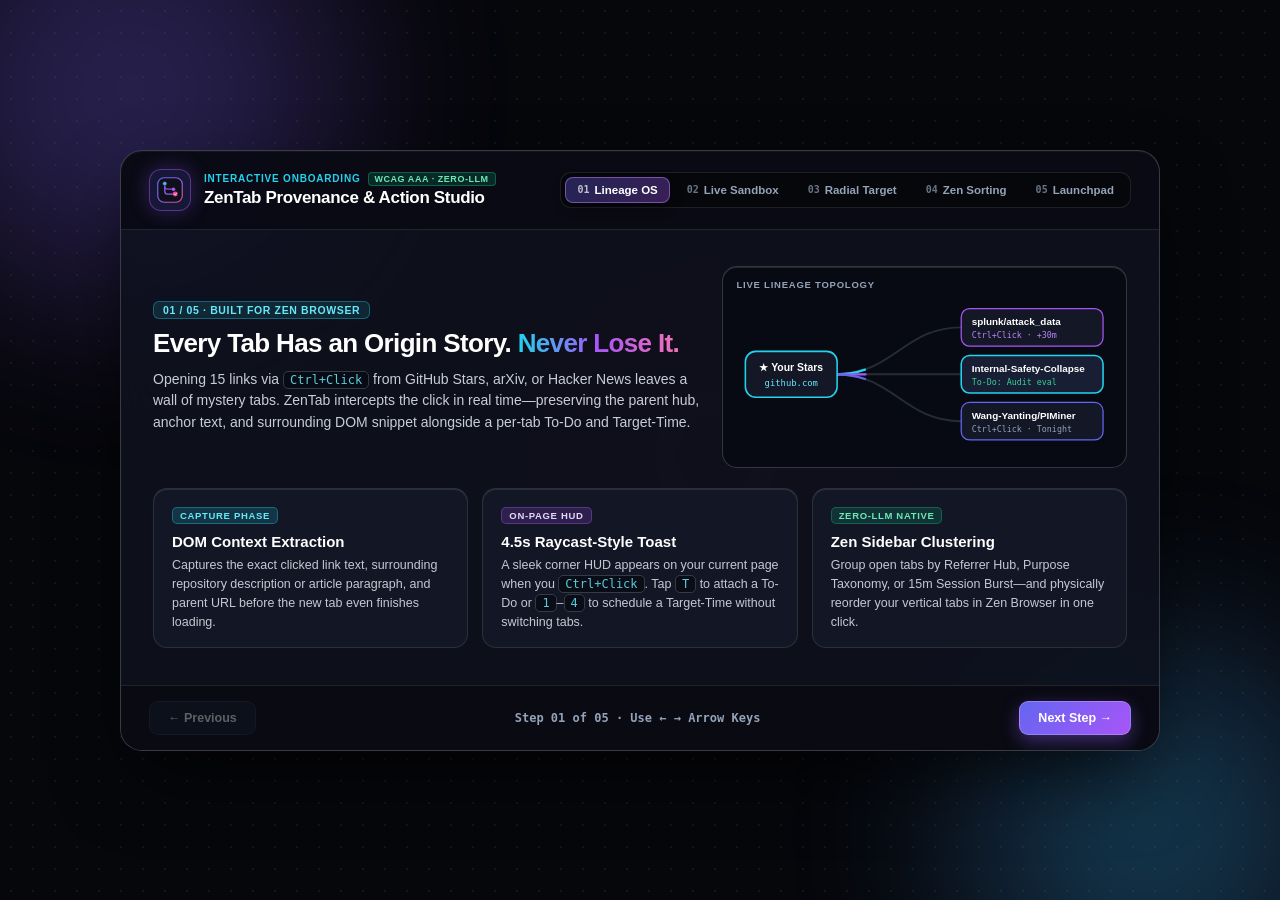
<file: extension/onboarding/tutorial.html>
<!DOCTYPE html>
<html lang="en">
<head>
  <meta charset="UTF-8" />
  <meta name="viewport" content="width=device-width, initial-scale=1.0" />
  <title>ZenTab Provenance — Interactive Product Tour</title>
  <link rel="stylesheet" href="../content/micro_hud.css" />
  <link rel="stylesheet" href="tutorial.css" />
</head>
<body>
  <!-- Ambient Aurora Backdrop Orbs -->
  <div class="aurora-mesh mesh-1" aria-hidden="true"></div>
  <div class="aurora-mesh mesh-2" aria-hidden="true"></div>
  <div class="aurora-mesh mesh-3" aria-hidden="true"></div>

  <div class="tutorial-wrapper">
    <!-- Top Glass Command Header -->
    <header class="tut-header">
      <div class="tut-brand">
        <div class="logo-orb">
          <img src="../icons/icon.svg" alt="ZenTab" class="tut-logo" />
        </div>
        <div>
          <div class="brand-kicker-row">
            <span class="tut-badge">INTERACTIVE ONBOARDING</span>
            <span class="wcag-pill">WCAG AAA · ZERO-LLM</span>
          </div>
          <h1>ZenTab Provenance &amp; Action Studio</h1>
        </div>
      </div>

      <!-- Segmented Stepper -->
      <div class="stepper" id="stepperDots">
        <button type="button" class="step-dot active" data-step="0">
          <span class="step-idx">01</span> Lineage OS
        </button>
        <button type="button" class="step-dot" data-step="1">
          <span class="step-idx">02</span> Live Sandbox
        </button>
        <button type="button" class="step-dot" data-step="2">
          <span class="step-idx">03</span> Radial Target
        </button>
        <button type="button" class="step-dot" data-step="3">
          <span class="step-idx">04</span> Zen Sorting
        </button>
        <button type="button" class="step-dot" data-step="4">
          <span class="step-idx">05</span> Launchpad
        </button>
      </div>
    </header>

    <!-- Main Slide Stage -->
    <main class="slide-stage">
      <!-- =================================================================
           STEP 1: HERO BENTO & ANIMATED SVG PROVENANCE CIRCUIT
           ================================================================= -->
      <section class="tut-slide active" data-slide="0">
        <div class="hero-split">
          <div class="hero-copy">
            <span class="step-kicker">01 / 05 · BUILT FOR ZEN BROWSER</span>
            <h2>Every Tab Has an Origin Story. <span class="grad-text">Never Lose It.</span></h2>
            <p class="lead">
              Opening 15 links via <code>Ctrl+Click</code> from GitHub Stars, arXiv, or Hacker News leaves a wall of mystery tabs. ZenTab intercepts the click in real time—preserving the parent hub, anchor text, and surrounding DOM snippet alongside a per-tab To-Do and Target-Time.
            </p>
          </div>

          <!-- Animated SVG Lineage Graph Showcase -->
          <div class="hero-graph-card">
            <div class="graph-card-label">LIVE LINEAGE TOPOLOGY</div>
            <svg class="lineage-svg" viewBox="0 0 360 155" fill="none">
              <!-- Animated Bezier Connectors -->
              <path class="trace-bg" d="M95 77 C150 77, 160 32, 215 32" />
              <path class="trace-pulse pulse-1" d="M95 77 C150 77, 160 32, 215 32" />

              <path class="trace-bg" d="M95 77 C150 77, 160 77, 215 77" />
              <path class="trace-pulse pulse-2" d="M95 77 C150 77, 160 77, 215 77" />

              <path class="trace-bg" d="M95 77 C150 77, 160 122, 215 122" />
              <path class="trace-pulse pulse-3" d="M95 77 C150 77, 160 122, 215 122" />

              <!-- Parent Hub Node -->
              <rect x="8" y="55" width="88" height="44" rx="10" fill="#131726" stroke="#22D3EE" stroke-width="1.5" />
              <text x="52" y="74" text-anchor="middle" fill="#FFFFFF" font-size="10" font-weight="800">★ Your Stars</text>
              <text x="52" y="88" text-anchor="middle" fill="#67E8F9" font-size="8.5" font-family="monospace">github.com</text>

              <!-- Child Node 1 -->
              <rect x="215" y="14" width="136" height="36" rx="8" fill="#131726" stroke="#A855F7" stroke-width="1.2" />
              <text x="225" y="30" fill="#FFFFFF" font-size="9.5" font-weight="700">splunk/attack_data</text>
              <text x="225" y="42" fill="#C084FC" font-size="8" font-family="monospace">Ctrl+Click · +30m</text>

              <!-- Child Node 2 -->
              <rect x="215" y="59" width="136" height="36" rx="8" fill="#181E34" stroke="#22D3EE" stroke-width="1.5" />
              <text x="225" y="75" fill="#FFFFFF" font-size="9.5" font-weight="700">Internal-Safety-Collapse</text>
              <text x="225" y="87" fill="#34D399" font-size="8" font-family="monospace">To-Do: Audit eval</text>

              <!-- Child Node 3 -->
              <rect x="215" y="104" width="136" height="36" rx="8" fill="#131726" stroke="#6366F1" stroke-width="1.2" />
              <text x="225" y="120" fill="#FFFFFF" font-size="9.5" font-weight="700">Wang-Yanting/PIMiner</text>
              <text x="225" y="132" fill="#94A3B8" font-size="8" font-family="monospace">Ctrl+Click · Tonight</text>
            </svg>
          </div>
        </div>

        <div class="bento-3-grid">
          <div class="bento-feature-card">
            <div class="feat-badge cyan">CAPTURE PHASE</div>
            <h3>DOM Context Extraction</h3>
            <p>
              Captures the exact clicked link text, surrounding repository description or article paragraph, and parent URL before the new tab even finishes loading.
            </p>
          </div>
          <div class="bento-feature-card">
            <div class="feat-badge purple">ON-PAGE HUD</div>
            <h3>4.5s Raycast-Style Toast</h3>
            <p>
              A sleek corner HUD appears on your current page when you <code>Ctrl+Click</code>. Tap <kbd>T</kbd> to attach a To-Do or <kbd>1</kbd>–<kbd>4</kbd> to schedule a Target-Time without switching tabs.
            </p>
          </div>
          <div class="bento-feature-card">
            <div class="feat-badge emerald">ZERO-LLM NATIVE</div>
            <h3>Zen Sidebar Clustering</h3>
            <p>
              Group open tabs by Referrer Hub, Purpose Taxonomy, or 15m Session Burst—and physically reorder your vertical tabs in Zen Browser in one click.
            </p>
          </div>
        </div>
      </section>

      <!-- =================================================================
           STEP 2: HANDS-ON INTERACTIVE CTRL+CLICK SANDBOX
           ================================================================= -->
      <section class="tut-slide" data-slide="1">
        <div class="slide-hero">
          <span class="step-kicker">02 / 05 · HANDS-ON INTERACTIVE SANDBOX</span>
          <h2>Test It Live: <code>Ctrl+Click</code> Any Repo Card Below</h2>
          <p class="lead">
            Hold <kbd>Ctrl</kbd> (or <kbd>Cmd</kbd> / Middle-Click) and click any repository link on the left—or click <strong>⚡ Simulate Ctrl+Click</strong>—to trigger the real provenance interceptor and bottom-right Micro-HUD!
          </p>
        </div>

        <div class="sandbox-layout">
          <!-- Mock GitHub Stars List -->
          <div class="mock-github-box">
            <div class="mock-gh-header">
              <div class="window-dots">
                <span class="w-dot red"></span>
                <span class="w-dot amber"></span>
                <span class="w-dot green"></span>
                <span class="gh-title">github.com / Your Stars</span>
              </div>
              <button type="button" id="simulateCtrlClickBtn" class="glow-action-btn">
                ⚡ Simulate Ctrl+Click
              </button>
            </div>

            <ul class="mock-repo-list">
              <li class="mock-repo-item">
                <div class="repo-top-line">
                  <a
                    href="https://github.com/wuyoscar/Internal-Safety-Collapse"
                    target="_blank"
                    class="sandbox-link"
                  >wuyoscar / Internal-Safety-Collapse</a>
                  <span class="star-pill">★ Starred</span>
                </div>
                <p class="mock-repo-desc">
                  [NeurIPS 2026] We built an adversarial codespace setup. Place any AI agent into a normal workflow inside it, and the agent will fill in whatever is missing.
                </p>
                <span class="mock-repo-meta">● Python · ★ 1,755 · Updated yesterday</span>
              </li>

              <li class="mock-repo-item">
                <div class="repo-top-line">
                  <a
                    href="https://github.com/splunk/attack_data"
                    target="_blank"
                    class="sandbox-link"
                  >splunk / attack_data</a>
                  <span class="star-pill">★ Starred</span>
                </div>
                <p class="mock-repo-desc">
                  A repository of curated datasets from various attacks for security telemetry and threat hunting.
                </p>
                <span class="mock-repo-meta">● Python · ★ 832 · Updated 11 minutes ago</span>
              </li>

              <li class="mock-repo-item">
                <div class="repo-top-line">
                  <a
                    href="https://github.com/Wang-Yanting/PIMiner"
                    target="_blank"
                    class="sandbox-link"
                  >Wang-Yanting / PIMiner</a>
                  <span class="star-pill">★ Starred</span>
                </div>
                <p class="mock-repo-desc">
                  Automated mining and benchmark framework for indirect prompt injection vulnerabilities.
                </p>
                <span class="mock-repo-meta">● Python · ★ 13 · Updated on Sep 14</span>
              </li>
            </ul>
          </div>

          <!-- Live Telemetry Inspector -->
          <div class="telemetry-box">
            <div class="telemetry-header">
              <span>LIVE PROVENANCE TELEMETRY STREAM</span>
              <span id="sandboxStatusBadge" class="status-pill waiting">Awaiting Ctrl+Click…</span>
            </div>
            <pre id="sandboxPayloadOutput" class="telemetry-pre">{
  "status": "READY",
  "instruction": "Hold Ctrl and click any repository link on the left (or click 'Simulate Ctrl+Click') to inspect the captured DOM context!"
}</pre>
            <div class="telemetry-tip">
              <span>⚡ <strong>Pro-Tip:</strong> When the corner Micro-HUD appears in the bottom-right, press <kbd>T</kbd> to type a quick To-Do or <kbd>1</kbd> to set a <code>+30m</code> Target-Time!</span>
            </div>
          </div>
        </div>
      </section>

      <!-- =================================================================
           STEP 3: INTERACTIVE RADIAL TARGET-TIME & ACTION SIMULATOR
           ================================================================= -->
      <section class="tut-slide" data-slide="2">
        <div class="slide-hero">
          <span class="step-kicker">03 / 05 · PER-TAB ACTION STUDIO</span>
          <h2>Interactive Radial Target-Time &amp; Scratchpad Notes</h2>
          <p class="lead">
            Press <kbd>Alt+Shift+Z</kbd> on any open tab to open the <strong>Chrono-Lineage Inspector</strong>. Try clicking the Target-Time presets in the interactive simulator below to see how the radial gauge responds:
          </p>
        </div>

        <div class="simulator-split">
          <!-- Interactive Radial Ring Simulator -->
          <div class="sim-ring-panel">
            <div class="sim-ring-display">
              <div class="sim-svg-wrap">
                <svg class="sim-svg" viewBox="0 0 88 88">
                  <circle class="sim-track" cx="44" cy="44" r="36" />
                  <circle id="simRingArc" class="sim-arc" cx="44" cy="44" r="36" />
                </svg>
                <div class="sim-ring-center">
                  <span id="simRingVal" class="sim-val">30m</span>
                  <span id="simRingSub" class="sim-sub">ON TRACK</span>
                </div>
              </div>

              <div class="sim-controls">
                <span class="sim-kicker">CLICK TO TEST RADIAL STATE:</span>
                <div class="sim-btn-row">
                  <button type="button" class="sim-preset-btn active" data-sim="30m">+30m (Soon)</button>
                  <button type="button" class="sim-preset-btn" data-sim="2h">+2h (Scheduled)</button>
                  <button type="button" class="sim-preset-btn" data-sim="overdue">Overdue Alert</button>
                  <button type="button" class="sim-preset-btn" data-sim="done">✓ Done</button>
                </div>
                <p id="simStatusDesc" class="sim-desc">
                  ⏰ <strong>Amber State (&lt;60m):</strong> Fires a desktop notification via <code>browser.alarms</code> when time is up; clicking the notification focuses the tab.
                </p>
              </div>
            </div>
          </div>

          <!-- 3 Pillar Cards -->
          <div class="sim-pillars">
            <div class="pillar-row-card">
              <span class="pillar-num">01</span>
              <div>
                <h4>Jump to Parent Hub Tab</h4>
                <p>One click jumps right back to the opener tab that spawned your current research branch.</p>
              </div>
            </div>
            <div class="pillar-row-card">
              <span class="pillar-num">02</span>
              <div>
                <h4>Persistent URL Archive</h4>
                <p>Notes, To-Dos, and Provenance are indexed by normalized URL so closing and reopening a tab restores everything.</p>
              </div>
            </div>
            <div class="pillar-row-card">
              <span class="pillar-num">03</span>
              <div>
                <h4>Active Reading Timer</h4>
                <p>Automatically tracks cumulative focused reading time (<code>activeDurationMs</code>) on every tab.</p>
              </div>
            </div>
          </div>
        </div>
      </section>

      <!-- =================================================================
           STEP 4: LINEAGE TREE, ZEN TAB SORTING & FOCUS STUDIO
           ================================================================= -->
      <section class="tut-slide" data-slide="3">
        <div class="slide-hero">
          <span class="step-kicker">04 / 05 · WORKSPACE ORCHESTRATION</span>
          <h2>Cluster by Lineage Tree &amp; Sort Zen Sidebar in 1 Click</h2>
          <p class="lead">
            Switch to the <strong>Lineage Tree</strong> or <strong>Focus Studio</strong> view in the popup (<kbd>Alt+Shift+Z</kbd>) or full sidebar (<kbd>Alt+Shift+X</kbd>) to triage dozens of tabs at once.
          </p>
        </div>

        <div class="bento-2-grid">
          <div class="bento-feature-card large-card">
            <div class="feat-badge cyan">5 DETERMINISTIC CLUSTERS · $0 COST</div>
            <h3>🌳 Smart Grouping Modes</h3>
            <ul class="styled-feature-list">
              <li><span>Origin / Referrer Hub:</span> Nest all child tabs under the parent page that spawned them (e.g., <em>Origin Hub: Your Stars (12)</em>).</li>
              <li><span>Purpose Taxonomy:</span> Zero-LLM classifier groups tabs into <em>AI Safety &amp; SecOps</em>, <em>Code &amp; Repos</em>, <em>Research &amp; Papers</em>, <em>Docs</em>, or <em>Cloud Admin</em>.</li>
              <li><span>To-Do &amp; Target Queue:</span> Surfaces overdue and scheduled tabs at the very top.</li>
              <li><span>15m Session Bursts:</span> Groups tabs opened during the same 15-minute research sprint.</li>
            </ul>
          </div>

          <div class="bento-feature-card large-card">
            <div class="feat-badge purple">ZEN SIDEBAR + CALENDAR SYNC</div>
            <h3>⇄ Physical Tab Sorting &amp; Focus Blocks</h3>
            <ul class="styled-feature-list">
              <li><span>⇄ Sort Zen Sidebar:</span> Uses <code>browser.tabs.move()</code> to physically reorder unpinned tabs in Zen Browser's vertical tab bar to match your active cluster!</li>
              <li><span>📅 Google Calendar &amp; .ICS Export:</span> Bundles all scheduled tabs into a single 45-minute Calendar Focus Block with clickable provenance links.</li>
              <li><span>📋 Antigravity Markdown Export:</span> Copies a formatted Markdown task list with parent URLs and DOM snippets.</li>
            </ul>
          </div>
        </div>
      </section>

      <!-- =================================================================
           STEP 5: LAUNCHPAD & LIVE POPUP PREVIEW
           ================================================================= -->
      <section class="tut-slide" data-slide="4">
        <div class="slide-hero">
          <span class="step-kicker">05 / 05 · READY FOR TAKEOFF</span>
          <h2>Customize Your Workspace &amp; Preview the Inspector</h2>
          <p class="lead">
            Set your default Zen Workspace label below, or click <strong>✦ Preview Inspector UI</strong> to interact with the full popup interface right inside this tab!
          </p>
        </div>

        <div class="launchpad-grid">
          <div class="setup-box">
            <label class="setup-row">
              <input type="checkbox" id="tutHudToggle" checked />
              <div>
                <strong>Enable 4.5s On-Page Ctrl+Click Micro-HUD Toast</strong>
                <p>Show the Raycast-style corner HUD with depleting timer bar whenever you open a link in a background tab.</p>
              </div>
            </label>

            <div class="setup-input-row">
              <label for="tutDefaultSpace"><strong>Default Zen Workspace Tag:</strong></label>
              <input type="text" id="tutDefaultSpace" value="AI Safety Lab" class="tut-input" />
            </div>

            <div class="shortcut-pills-row">
              <div class="sc-pill"><kbd>Alt+Shift+Z</kbd> Popup Inspector</div>
              <div class="sc-pill"><kbd>Alt+Shift+X</kbd> Zen Sidebar Tree</div>
              <div class="sc-pill"><kbd>Ctrl+Click</kbd> Capture + Micro-HUD</div>
            </div>
          </div>

          <div class="preview-launch-card">
            <div class="feat-badge emerald">INTERACTIVE DEMO</div>
            <h3>Want to Inspect Your Tabs Right Now?</h3>
            <p>
              Open the live <strong>Chrono-Lineage Inspector</strong> in a floating preview drawer or pin the ZenTab icon in your Zen Browser toolbar.
            </p>
            <button type="button" id="toggleLivePopupModalBtn" class="glow-action-btn full-width-btn">
              ✦ Open Live Inspector Preview Drawer
            </button>
          </div>
        </div>
      </section>
    </main>

    <!-- Bottom Click-Through Navigation Footer -->
    <footer class="tut-footer">
      <button type="button" id="prevStepBtn" class="nav-btn secondary" disabled>
        ← Previous
      </button>
      <div class="step-counter" id="stepCounterText">Step 01 of 05 · Use ← → Arrow Keys</div>
      <div class="footer-right">
        <button type="button" id="nextStepBtn" class="nav-btn primary">
          Next Step →
        </button>
      </div>
    </footer>
  </div>

  <!-- Optional Live Inspector Preview Modal -->
  <div id="livePopupModal" class="popup-modal-backdrop" hidden>
    <div class="popup-modal-frame">
      <div class="popup-modal-bar">
        <span>✦ Live ZenTab Inspector Preview (Alt+Shift+Z)</span>
        <button type="button" id="closePopupModalBtn" class="modal-close-btn">×</button>
      </div>
      <iframe src="../ui/panel.html" class="popup-iframe" title="ZenTab Inspector Preview"></iframe>
    </div>
  </div>

  <script src="../content/provenance_capture.js"></script>
  <script src="tutorial.js"></script>
</body>
</html>
</file>
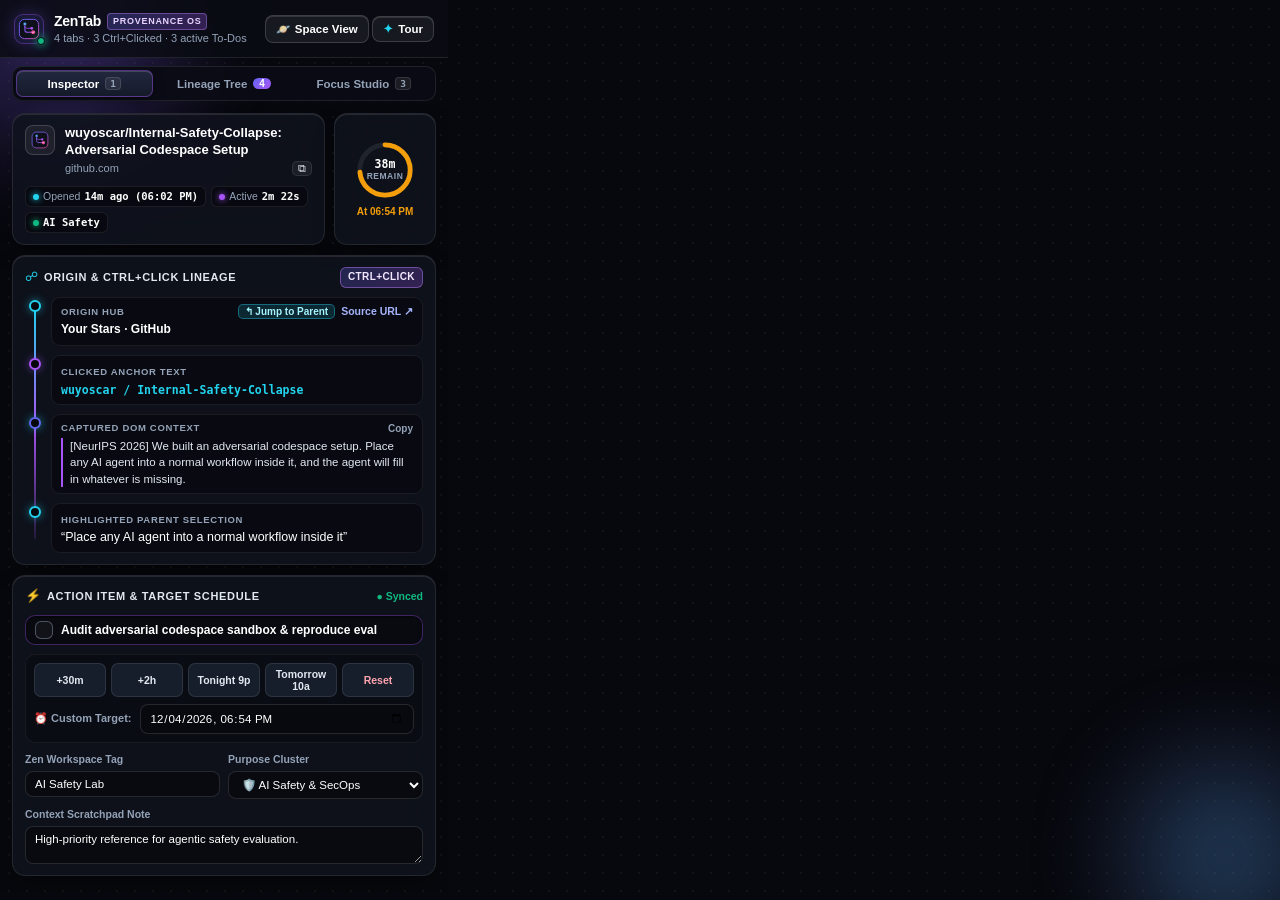
<file: extension/ui/panel.html>
<!DOCTYPE html>
<html lang="en">
<head>
  <meta charset="UTF-8" />
  <meta name="viewport" content="width=device-width, initial-scale=1.0" />
  <title>ZenTab Provenance — Chrono-Lineage &amp; Action Studio</title>
  <link rel="stylesheet" href="panel.css" />
</head>
<body>
  <!-- Ambient Aurora Backdrop -->
  <div class="aurora-orb orb-1" aria-hidden="true"></div>
  <div class="aurora-orb orb-2" aria-hidden="true"></div>

  <div class="app-shell">
    <!-- Top Command Header -->
    <header class="top-bar">
      <div class="brand">
        <div class="brand-logo-wrap">
          <img src="../icons/icon.svg" alt="ZenTab" class="brand-icon" />
          <span class="live-pulse-dot" title="Provenance Engine Active"></span>
        </div>
        <div>
          <div class="brand-title-row">
            <h1 class="brand-title">ZenTab</h1>
            <span class="version-chip">PROVENANCE OS</span>
          </div>
          <span class="brand-subtitle" id="headerStats">Syncing Zen workspace…</span>
        </div>
      </div>

      <div class="header-actions">
        <a href="space_view.html" target="_blank" class="cmd-btn" style="text-decoration:none;" title="Open Chrono-Spatial Tab Sanctuary in a full browser tab">
          <span class="cmd-icon">🪐</span> Space View
        </a>
        <button type="button" id="openTutorialBtn" class="cmd-btn" title="Launch Interactive Click-Through Tutorial">
          <span class="cmd-icon">✦</span> Tour
        </button>
      </div>
    </header>

    <!-- Segmented Glass Pill Navigation -->
    <div class="nav-pill-shell">
      <nav class="nav-tabs" role="tablist">
        <button type="button" class="nav-tab active" data-tab="inspector">
          <span>Inspector</span>
          <kbd class="nav-kbd">1</kbd>
        </button>
        <button type="button" class="nav-tab" data-tab="tree">
          <span>Lineage Tree</span>
          <span class="tab-pill" id="openTabCountBadge">0</span>
        </button>
        <button type="button" class="nav-tab" data-tab="export">
          <span>Focus Studio</span>
          <kbd class="nav-kbd">3</kbd>
        </button>
      </nav>
    </div>

    <!-- ===================================================================
         VIEW 1: ACTIVE TAB INSPECTOR (BENTO + INTERACTIVE CIRCUIT GRAPH)
         =================================================================== -->
    <main id="view-inspector" class="view-pane active">
      <!-- Asymmetric Bento Grid: Identity + Temporal Telemetry + Radial Target Ring -->
      <section class="bento-top-grid">
        <!-- Bento Tile A: Hero Tab Identity + Telemetry -->
        <div class="bento-card bento-identity">
          <div class="identity-header">
            <div class="favicon-halo">
              <img id="activeFavicon" src="../icons/icon.svg" alt="" class="tab-favicon" />
            </div>
            <div class="identity-titles">
              <h2 id="activeTabTitle" class="tab-title">Loading active tab…</h2>
              <div class="domain-row">
                <span id="activeTabDomain" class="tab-domain">—</span>
                <button type="button" id="copyUrlBtn" class="micro-icon-btn" title="Copy Tab URL">⧉</button>
              </div>
            </div>
          </div>

          <div class="telemetry-pills">
            <div class="tele-pill" title="Exact timestamp when this tab was spawned">
              <span class="tele-dot cyan"></span>
              <span class="tele-label">Opened</span>
              <span id="activeOpenedAt" class="tele-val">—</span>
            </div>
            <div class="tele-pill" title="Cumulative time spent actively reading this tab">
              <span class="tele-dot purple"></span>
              <span class="tele-label">Active</span>
              <span id="activeDuration" class="tele-val">0s</span>
            </div>
            <div class="tele-pill" title="Firefox Container / Zen Workspace binding">
              <span class="tele-dot emerald"></span>
              <span id="activeContainer" class="tele-val">Default</span>
            </div>
          </div>
        </div>

        <!-- Bento Tile B: Interactive SVG Radial Target-Time Ring -->
        <div class="bento-card bento-ring-card" title="Target-Time Countdown Status">
          <div class="ring-svg-wrap">
            <svg class="countdown-ring" viewBox="0 0 64 64">
              <circle class="ring-track" cx="32" cy="32" r="26" />
              <circle id="targetRingArc" class="ring-progress" cx="32" cy="32" r="26" />
            </svg>
            <div class="ring-center">
              <span id="ringCenterVal" class="ring-val">—</span>
              <span id="ringCenterSub" class="ring-sub">IDLE</span>
            </div>
          </div>
          <span id="targetTimeStatus" class="ring-footer-label">No Target</span>
        </div>
      </section>

      <!-- Interactive Provenance Lineage Circuit Card -->
      <section class="bento-card circuit-card">
        <div class="section-header">
          <div class="section-title-group">
            <span class="section-glyph">☍</span>
            <span class="section-title">Origin &amp; Ctrl+Click Lineage</span>
          </div>
          <span id="provenanceTriggerBadge" class="trigger-badge">ctrl+click</span>
        </div>

        <!-- Visual Circuit Timeline -->
        <div class="circuit-timeline">
          <!-- Node 1: Parent Source Page -->
          <div class="circuit-node origin-node">
            <div class="node-bullet origin-bullet"></div>
            <div class="node-body">
              <div class="node-meta-row">
                <span class="node-kicker">ORIGIN HUB</span>
                <div class="prov-actions">
                  <button type="button" id="focusOpenerBtn" class="mini-pill-btn" hidden>
                    ↰ Jump to Parent
                  </button>
                  <a id="provSourceLink" href="#" target="_blank" class="mini-link-btn" hidden>
                    Source URL ↗
                  </a>
                </div>
              </div>
              <div id="provSourceTitle" class="prov-source-title">Direct Navigation / Root Tab</div>
            </div>
          </div>

          <!-- Connector Trace + Clicked Anchor Text -->
          <div class="circuit-node anchor-node" id="provAnchorRow">
            <div class="node-bullet anchor-bullet"></div>
            <div class="node-body">
              <span class="node-kicker">CLICKED ANCHOR TEXT</span>
              <div class="anchor-code-pill" id="provLinkText">—</div>
            </div>
          </div>

          <!-- Node 3: Captured DOM Snippet Terminal -->
          <div class="circuit-node snippet-node" id="provSnippetRow">
            <div class="node-bullet snippet-bullet"></div>
            <div class="node-body">
              <div class="node-meta-row">
                <span class="node-kicker">CAPTURED DOM CONTEXT</span>
                <button type="button" id="copySnippetBtn" class="micro-text-btn" title="Copy DOM Snippet">
                  Copy
                </button>
              </div>
              <blockquote class="prov-snippet" id="provSnippet">
                No DOM snippet captured (tab was opened directly or prior to extension load).
              </blockquote>
            </div>
          </div>

          <!-- Optional Selection Highlight -->
          <div class="circuit-node selection-node" id="provSelectionRow" hidden>
            <div class="node-bullet selection-bullet"></div>
            <div class="node-body">
              <span class="node-kicker">HIGHLIGHTED PARENT SELECTION</span>
              <div class="prov-selection" id="provSelection"></div>
            </div>
          </div>
        </div>
      </section>

      <!-- Action Studio: To-Do, Target-Time Capsules & Scratchpad Note -->
      <section class="bento-card editor-card">
        <div class="section-header">
          <div class="section-title-group">
            <span class="section-glyph">⚡</span>
            <span class="section-title">Action Item &amp; Target Schedule</span>
          </div>
          <span id="saveIndicator" class="save-indicator">● Synced</span>
        </div>

        <!-- Tactile To-Do Bar -->
        <div class="todo-capsule">
          <label class="custom-check-wrap" title="Mark To-Do Complete">
            <input type="checkbox" id="todoDoneCheck" class="todo-checkbox" />
            <span class="custom-checkmark">✓</span>
          </label>
          <input
            type="text"
            id="todoInput"
            class="todo-main-input"
            placeholder="What is your next action on this tab? (e.g. Audit benchmark code)…"
          />
        </div>

        <!-- Target-Time Capsule Presets + Datetime Picker -->
        <div class="schedule-block">
          <div class="preset-row">
            <button type="button" class="preset-btn" data-offset-min="30">
              <span>+30m</span>
            </button>
            <button type="button" class="preset-btn" data-offset-min="120">
              <span>+2h</span>
            </button>
            <button type="button" class="preset-btn" data-preset="tonight">
              <span>Tonight 9p</span>
            </button>
            <button type="button" class="preset-btn" data-preset="tomorrow">
              <span>Tomorrow 10a</span>
            </button>
            <button type="button" class="preset-btn clear-btn" id="clearTargetTimeBtn">
              <span>Reset</span>
            </button>
          </div>
          <div class="datetime-row">
            <span class="datetime-label">⏰ Custom Target:</span>
            <input type="datetime-local" id="targetTimeInput" class="text-input datetime-input" />
          </div>
        </div>

        <!-- Zen Space & Purpose Taxonomy -->
        <div class="two-col">
          <div class="field-group">
            <label class="field-label" for="spaceTagInput">Zen Workspace Tag</label>
            <input type="text" id="spaceTagInput" class="text-input" placeholder="e.g., AI Safety" />
          </div>
          <div class="field-group">
            <label class="field-label" for="purposeSelect">Purpose Cluster</label>
            <select id="purposeSelect" class="select-input">
              <option value="AI Safety & SecOps">🛡️ AI Safety &amp; SecOps</option>
              <option value="Code & Repositories">💻 Code &amp; Repositories</option>
              <option value="Research & Papers">📄 Research &amp; Papers</option>
              <option value="Docs & Reference">📚 Docs &amp; Reference</option>
              <option value="Cloud & Billing Admin">☁️ Cloud &amp; Billing Admin</option>
              <option value="Reading & Media">🎧 Reading &amp; Media</option>
              <option value="General Exploration">🧭 General Exploration</option>
            </select>
          </div>
        </div>

        <!-- Persistent Scratchpad Note -->
        <div class="field-group">
          <label class="field-label" for="noteInput">Context Scratchpad Note</label>
          <textarea
            id="noteInput"
            rows="2"
            class="textarea-input"
            placeholder="Key findings, quotes, or why this link matters…"
          ></textarea>
        </div>
      </section>
    </main>

    <!-- ===================================================================
         VIEW 2: PROVENANCE LINEAGE TREE & ZEN TAB SORTER
         =================================================================== -->
    <main id="view-tree" class="view-pane">
      <div class="tree-command-bar">
        <div class="group-selector">
          <span class="toolbar-label">Cluster:</span>
          <select id="groupModeSelect" class="select-input compact">
            <option value="referrer">🌳 Origin / Referrer Hub</option>
            <option value="purpose">🏷️ Purpose Taxonomy</option>
            <option value="todo">⏰ To-Do &amp; Target Queue</option>
            <option value="burst">⚡ 15m Session Bursts</option>
            <option value="space">🪐 Zen Space &amp; Container</option>
          </select>
        </div>
        <button
          type="button"
          id="clusterZenTabsBtn"
          class="magnetic-btn"
          title="Physically reorder unpinned tabs in Zen Browser's vertical sidebar to match this cluster"
        >
          ⇄ Sort Zen Sidebar
        </button>
      </div>

      <div class="search-command-wrap">
        <span class="search-icon">⌕</span>
        <input
          type="search"
          id="treeSearchInput"
          class="search-command-input"
          placeholder="Filter by title, origin page, DOM snippet, or To-Do… (Press /)"
        />
        <kbd class="search-kbd">/</kbd>
      </div>

      <div id="groupsContainer" class="groups-container"></div>
    </main>

    <!-- ===================================================================
         VIEW 3: FOCUS STUDIO (CALENDAR BLOCKS, ANTIGRAVITY EXPORT & HUD)
         =================================================================== -->
    <main id="view-export" class="view-pane">
      <section class="bento-card studio-hero-card">
        <div class="section-header">
          <div class="section-title-group">
            <span class="section-glyph">🗓️</span>
            <span class="section-title">Focus Block &amp; Antigravity Export Studio</span>
          </div>
          <span class="studio-badge">100% LOCAL · 0 TOKENS</span>
        </div>
        <p class="helper-text">
          Bundle all open tabs that have an active <strong>To-Do</strong> or <strong>Target-Time</strong> into a single Calendar Focus Sprint, or export a provenance-linked Markdown checklist for Antigravity.
        </p>

        <div class="studio-action-grid">
          <button type="button" id="openGCalBtn" class="studio-tile-btn primary-tile">
            <span class="tile-emoji">📅</span>
            <span class="tile-title">Schedule in Google Calendar</span>
            <span class="tile-desc">Pre-fills title, time window &amp; provenance links</span>
          </button>

          <button type="button" id="downloadIcsBtn" class="studio-tile-btn">
            <span class="tile-emoji">📥</span>
            <span class="tile-title">Download .ICS Calendar File</span>
            <span class="tile-desc">Works with Apple Calendar, Outlook &amp; Cron</span>
          </button>

          <button type="button" id="copyMarkdownBtn" class="studio-tile-btn full-span">
            <span class="tile-emoji">📋</span>
            <span class="tile-title">Copy Antigravity Provenance Checklist (.MD)</span>
            <span class="tile-desc">Markdown task list with parent links, DOM snippets &amp; notes</span>
          </button>
        </div>

        <pre id="exportPreviewBox" class="export-preview" hidden></pre>
      </section>

      <section class="bento-card">
        <div class="section-header">
          <div class="section-title-group">
            <span class="section-glyph">🎛️</span>
            <span class="section-title">On-Page Micro-HUD &amp; Workspace Preferences</span>
          </div>
        </div>

        <label class="toggle-card-row">
          <input type="checkbox" id="enableMicroHudCheck" checked />
          <div class="toggle-text">
            <strong>4.5s On-Page Ctrl+Click Micro-HUD Toast</strong>
            <span>Show the corner HUD on parent pages when opening links in a background tab</span>
          </div>
        </label>

        <div class="field-group" style="margin-top: 10px;">
          <label class="field-label" for="defaultSpaceInput">Default Zen Workspace / Space Label</label>
          <input type="text" id="defaultSpaceInput" class="text-input" placeholder="Main Zen Space" />
        </div>
      </section>
    </main>
  </div>

  <script src="panel.js"></script>
</body>
</html>
</file>
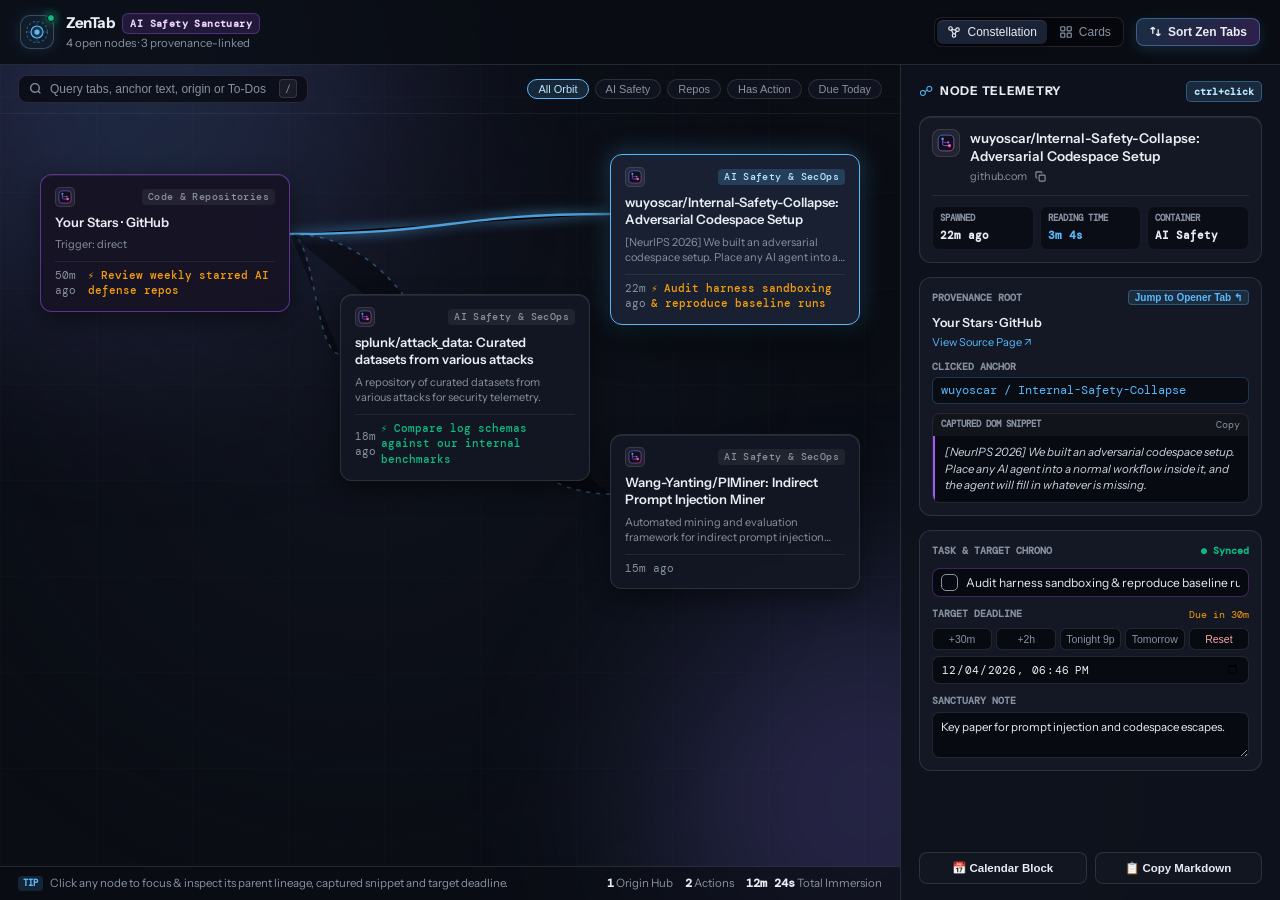
<file: extension/ui/space_view.html>
<!DOCTYPE html>
<html lang="en">
<head>
  <meta charset="UTF-8" />
  <meta name="viewport" content="width=device-width, initial-scale=1.0" />
  <title>ZenTab Space — Chrono-Spatial Tab Sanctuary</title>
  <!-- Google Fonts: Instrument Sans & DM Mono -->
  <link rel="preconnect" href="https://fonts.googleapis.com">
  <link rel="preconnect" href="https://fonts.gstatic.com" crossorigin>
  <link href="https://fonts.googleapis.com/css2?family=DM+Mono:ital,wght@0,400;0,500;1,400&family=Instrument+Sans:ital,wght@0,400..700;1,400..700&display=swap" rel="stylesheet">
  <link rel="stylesheet" href="space_view.css" />
</head>
<body class="space-sanctuary">
  <!-- Living Atmosphere: Subtle Topographic Gradients & Starfield Grid -->
  <div class="space-ambient-grid" aria-hidden="true"></div>
  <div class="space-glow-orb orb-primary" aria-hidden="true"></div>
  <div class="space-glow-orb orb-secondary" aria-hidden="true"></div>

  <div class="sanctuary-shell">
    <!-- Spatial Command Header -->
    <header class="sanctuary-topbar">
      <div class="sanctuary-brand">
        <div class="brand-crest">
          <svg class="crest-svg" viewBox="0 0 32 32" fill="none">
            <circle cx="16" cy="16" r="14" stroke="currentColor" stroke-width="1.5" stroke-dasharray="3 3" opacity="0.4"/>
            <circle cx="16" cy="16" r="8" fill="var(--p-accent)" fill-opacity="0.15" stroke="var(--p-accent)" stroke-width="1.5"/>
            <circle cx="16" cy="16" r="3.5" fill="var(--p-accent)"/>
            <path d="M16 2 V8 M16 24 V30 M2 16 H8 M24 16 H30" stroke="currentColor" stroke-width="1.2" opacity="0.3"/>
          </svg>
          <span class="active-pulse-beacon" title="Neural Lineage Engine Active"></span>
        </div>
        <div>
          <div class="brand-title-line">
            <span class="brand-name">ZenTab</span>
            <span class="space-tag-badge" id="currentSpaceBadge">AI Safety Sanctuary</span>
          </div>
          <div class="brand-subline">
            <span id="sanctuaryStats">4 open nodes · 3 provenance-linked</span>
          </div>
        </div>
      </div>

      <div class="sanctuary-controls">
        <div class="mode-toggles">
          <button type="button" class="mode-toggle-btn active" id="modeConstellationBtn" title="Constellation Graph View">
            <svg width="14" height="14" viewBox="0 0 24 24" fill="none" stroke="currentColor" stroke-width="2"><circle cx="6" cy="6" r="3"/><circle cx="18" cy="8" r="3"/><circle cx="12" cy="18" r="3"/><path d="M8.5 7.5l7 1.5M7.5 8.5l3.5 7M16.5 10l-3.5 6"/></svg>
            <span>Constellation</span>
          </button>
          <button type="button" class="mode-toggle-btn" id="modeCardsBtn" title="Field Deck Cards">
            <svg width="14" height="14" viewBox="0 0 24 24" fill="none" stroke="currentColor" stroke-width="2"><rect x="3" y="3" width="7" height="7" rx="1"/><rect x="14" y="3" width="7" height="7" rx="1"/><rect x="3" y="14" width="7" height="7" rx="1"/><rect x="14" y="14" width="7" height="7" rx="1"/></svg>
            <span>Cards</span>
          </button>
        </div>
        <button type="button" id="sortZenTabsBtn" class="zen-action-btn" title="Physically reorder unpinned tabs in Zen Browser's sidebar to match this space cluster">
          <svg width="13" height="13" viewBox="0 0 24 24" fill="none" stroke="currentColor" stroke-width="2.5"><path d="M7 16V4M7 4L3 8M7 4L11 8M17 8V20M17 20L21 16M17 20L13 16"/></svg>
          <span>Sort Zen Tabs</span>
        </button>
      </div>
    </header>

    <!-- Sanctuary Body: Spatial Canvas + Inspector Drawer -->
    <div class="sanctuary-body">
      <!-- MAIN STAGE: Constellation Knowledge Canvas -->
      <section class="space-canvas-stage" id="canvasStage">
        <!-- Spatial Filter & Search HUD -->
        <div class="space-hud-bar">
          <div class="hud-search-shell">
            <svg class="search-lens" width="13" height="13" viewBox="0 0 24 24" fill="none" stroke="currentColor" stroke-width="2.5"><circle cx="11" cy="11" r="8"/><path d="M21 21l-4.35-4.35"/></svg>
            <input type="search" id="spaceSearchInput" class="hud-search-input" placeholder="Query tabs, anchor text, origin or To-Dos..." />
            <kbd class="hud-kbd">/</kbd>
          </div>

          <div class="space-filter-pills" id="taxonomyFilters">
            <button type="button" class="space-pill active" data-filter="all">All Orbit</button>
            <button type="button" class="space-pill" data-filter="AI Safety & SecOps">AI Safety</button>
            <button type="button" class="space-pill" data-filter="Code & Repositories">Repos</button>
            <button type="button" class="space-pill" data-filter="with-todo">Has Action</button>
            <button type="button" class="space-pill" data-filter="target-soon">Due Today</button>
          </div>
        </div>

        <!-- Dynamic Graph Canvas / Interactive Node Space -->
        <div class="constellation-viewport" id="constellationViewport">
          <!-- Background SVG for dynamic connection beams -->
          <svg class="constellation-svg" id="constellationSvg" xmlns="http://www.w3.org/2000/svg">
            <defs>
              <linearGradient id="beamGradient" x1="0%" y1="0%" x2="100%" y2="100%">
                <stop offset="0%" stop-color="var(--p-accent)" stop-opacity="0.8"/>
                <stop offset="100%" stop-color="#a855f7" stop-opacity="0.2"/>
              </linearGradient>
            </defs>
          </svg>

          <!-- Spatial Nodes Rendered Here Dynamically -->
          <div class="nodes-layer" id="nodesLayer"></div>
        </div>

        <!-- Bottom Quick-Insight Strip -->
        <div class="space-footer-strip">
          <div class="space-tip">
            <span class="space-tip-tag">TIP</span>
            <span class="space-tip-text">Click any node to focus & inspect its parent lineage, captured snippet and target deadline.</span>
          </div>
          <div class="space-metrics-cluster" id="spaceMetricsCluster">
            <span class="metric-tag"><strong id="metricParentCount">1</strong> Origin Hub</span>
            <span class="metric-tag"><strong id="metricActionCount">2</strong> Actions</span>
            <span class="metric-tag"><strong id="metricReadingTime">14m</strong> Total Immersion</span>
          </div>
        </div>
      </section>

      <!-- SIDE DOCK: Active Node Telemetry & Action Forge -->
      <aside class="space-inspector-dock" id="inspectorDock">
        <div class="dock-header">
          <div class="dock-title-group">
            <span class="dock-glyph">☍</span>
            <span class="dock-title">Node Telemetry</span>
          </div>
          <span class="dock-state-badge" id="dockTriggerBadge">CTRL+CLICK</span>
        </div>

        <!-- Node Header Card -->
        <div class="dock-node-card">
          <div class="dock-node-top">
            <div class="node-crest" id="dockFaviconWrap">
              <img id="dockFavicon" src="../icons/icon.svg" alt="" class="dock-fav" />
            </div>
            <div class="dock-titles">
              <h2 id="dockTabTitle" class="dock-tab-title">Select a tab node in the constellation</h2>
              <div class="dock-domain-row">
                <span id="dockTabDomain" class="dock-domain-text">—</span>
                <button type="button" id="dockCopyUrlBtn" class="dock-icon-action" title="Copy URL">
                  <svg width="11" height="11" viewBox="0 0 24 24" fill="none" stroke="currentColor" stroke-width="2.5"><rect x="9" y="9" width="13" height="13" rx="2" ry="2"/><path d="M5 15H4a2 2 0 0 1-2-2V4a2 2 0 0 1 2-2h9a2 2 0 0 1 2 2v1"/></svg>
                </button>
              </div>
            </div>
          </div>

          <!-- Chrono Telemetry Metrics Strip -->
          <div class="dock-chrono-strip">
            <div class="chrono-cell">
              <span class="chrono-lbl">SPAWNED</span>
              <span class="chrono-val" id="dockOpenedAt">—</span>
            </div>
            <div class="chrono-cell">
              <span class="chrono-lbl">READING TIME</span>
              <span class="chrono-val text-cyan" id="dockActiveDuration">0s</span>
            </div>
            <div class="chrono-cell">
              <span class="chrono-lbl">CONTAINER</span>
              <span class="chrono-val" id="dockContainer">Default</span>
            </div>
          </div>
        </div>

        <!-- Provenance Circuit Trace -->
        <div class="dock-provenance-circuit">
          <div class="circuit-header">
            <span>PROVENANCE ROOT</span>
            <button type="button" id="dockJumpParentBtn" class="jump-parent-link" hidden>
              Jump to Opener Tab ↰
            </button>
          </div>
          <div class="circuit-origin-box">
            <div class="origin-subtext" id="dockOriginSubtext">Direct Navigation</div>
            <a id="dockOriginUrl" href="#" target="_blank" class="origin-url-link" hidden>View Source Page ↗</a>
          </div>

          <div class="anchor-tag-strip" id="dockAnchorRow">
            <span class="anchor-label">CLICKED ANCHOR</span>
            <div class="anchor-text-code" id="dockAnchorText">—</div>
          </div>

          <div class="dom-snippet-terminal">
            <div class="terminal-bar">
              <span>CAPTURED DOM SNIPPET</span>
              <button type="button" id="dockCopySnippetBtn" class="copy-snippet-btn">Copy</button>
            </div>
            <blockquote class="terminal-body" id="dockSnippet">
              Select any node in the constellation to view the DOM context captured upon Ctrl+Click.
            </blockquote>
          </div>
        </div>

        <!-- Action & Schedule Forge -->
        <div class="dock-action-forge">
          <div class="forge-header">
            <span>TASK &amp; TARGET CHRONO</span>
            <span id="dockSaveStatus" class="save-status-text">● Synced</span>
          </div>

          <!-- Action Item Input Capsule -->
          <div class="forge-todo-capsule">
            <label class="forge-checkbox-label">
              <input type="checkbox" id="dockTodoCheck" class="forge-check-input" />
              <span class="forge-check-custom">✓</span>
            </label>
            <input type="text" id="dockTodoInput" class="forge-todo-input" placeholder="Attach next action item to this tab..." />
          </div>

          <!-- Target Time Radial Strip -->
          <div class="forge-schedule-block">
            <div class="forge-schedule-top">
              <span class="sched-kicker">TARGET DEADLINE</span>
              <span id="dockTargetStatus" class="sched-status-pill">Unscheduled</span>
            </div>
            <div class="sched-presets-row">
              <button type="button" class="preset-pill" data-min="30">+30m</button>
              <button type="button" class="preset-pill" data-min="120">+2h</button>
              <button type="button" class="preset-pill" data-preset="tonight">Tonight 9p</button>
              <button type="button" class="preset-pill" data-preset="tomorrow">Tomorrow</button>
              <button type="button" class="preset-pill reset" id="dockClearTargetBtn">Reset</button>
            </div>
            <input type="datetime-local" id="dockTargetInput" class="forge-datetime-input" />
          </div>

          <!-- Scratchpad Note -->
          <div class="forge-note-block">
            <label class="forge-note-label" for="dockNoteInput">SANCTUARY NOTE</label>
            <textarea id="dockNoteInput" rows="2" class="forge-note-textarea" placeholder="Record key quotes, research insights or reasons for keeping this tab open..."></textarea>
          </div>
        </div>

        <!-- Dock Footer Exports -->
        <div class="dock-footer-actions">
          <button type="button" id="dockCalendarExportBtn" class="dock-btn-secondary" title="Export this tab or workspace to Google Calendar">
            <span>📅 Calendar Block</span>
          </button>
          <button type="button" id="dockCopyMdBtn" class="dock-btn-secondary" title="Copy structured Markdown task list">
            <span>📋 Copy Markdown</span>
          </button>
        </div>
      </aside>
    </div>
  </div>

  <script src="space_view.js"></script>
</body>
</html>
</file>
<file: extension/content/micro_hud.css>
/* ==========================================================================
   ZenTab Provenance — Raycast / Arc Inspired On-Page Micro-HUD Toast
   WCAG 2.1 AAA High-Contrast (>7:1) · Specular Glassmorphism · Live Timer Bar
   ========================================================================== */

#zentab-micro-hud-root.zentab-hud-card {
  position: fixed !important;
  bottom: 22px !important;
  right: 22px !important;
  width: 376px !important;
  max-width: calc(100vw - 32px) !important;
  z-index: 2147483647 !important;
  background: linear-gradient(165deg, rgba(16, 18, 28, 0.96) 0%, rgba(10, 12, 20, 0.98) 100%) !important;
  backdrop-filter: blur(24px) saturate(180%) !important;
  -webkit-backdrop-filter: blur(24px) saturate(180%) !important;
  border-radius: 16px !important;
  border: 1px solid rgba(255, 255, 255, 0.12) !important;
  box-shadow:
    0 24px 48px -12px rgba(0, 0, 0, 0.78),
    0 0 0 1px rgba(139, 92, 246, 0.32),
    inset 0 1px 0 0 rgba(255, 255, 255, 0.18) !important;
  padding: 14px 15px 16px !important;
  color: #FFFFFF !important;
  font-family: "Inter", "Outfit", -apple-system, BlinkMacSystemFont, "Segoe UI", sans-serif !important;
  font-size: 12.5px !important;
  line-height: 1.4 !important;
  animation: zentabHudSpringIn 0.26s cubic-bezier(0.16, 1, 0.3, 1) forwards !important;
  box-sizing: border-box !important;
  text-align: left !important;
  overflow: hidden !important;
}

@keyframes zentabHudSpringIn {
  0% {
    opacity: 0;
    transform: translateY(18px) scale(0.94);
  }
  100% {
    opacity: 1;
    transform: translateY(0) scale(1);
  }
}

/* Ambient Top Glow Bar */
#zentab-micro-hud-root::before {
  content: "" !important;
  position: absolute !important;
  top: 0 !important;
  left: 15% !important;
  right: 15% !important;
  height: 1px !important;
  background: linear-gradient(90deg, transparent, #A855F7, #22D3EE, transparent) !important;
  opacity: 0.9 !important;
}

#zentab-micro-hud-root .zentab-hud-header {
  display: flex !important;
  align-items: center !important;
  gap: 8px !important;
  margin-bottom: 10px !important;
}

#zentab-micro-hud-root .zentab-hud-dot {
  width: 8px !important;
  height: 8px !important;
  border-radius: 50% !important;
  background: #22D3EE !important;
  box-shadow: 0 0 10px #22D3EE, 0 0 4px #FFFFFF !important;
  flex-shrink: 0 !important;
}

#zentab-micro-hud-root .zentab-hud-badge {
  background: rgba(168, 85, 247, 0.22) !important;
  color: #F3E8FF !important;
  border: 1px solid rgba(192, 132, 252, 0.45) !important;
  padding: 2px 7px !important;
  border-radius: 6px !important;
  font-size: 10px !important;
  font-weight: 700 !important;
  letter-spacing: 0.04em !important;
  text-transform: uppercase !important;
  white-space: nowrap !important;
}

#zentab-micro-hud-root .zentab-hud-title {
  color: #FFFFFF !important;
  font-weight: 600 !important;
  font-size: 12.5px !important;
  overflow: hidden !important;
  text-overflow: ellipsis !important;
  white-space: nowrap !important;
  flex: 1 !important;
}

#zentab-micro-hud-root .zentab-hud-close {
  background: rgba(255, 255, 255, 0.06) !important;
  border: 1px solid rgba(255, 255, 255, 0.1) !important;
  border-radius: 6px !important;
  color: #CBD5E1 !important;
  width: 22px !important;
  height: 22px !important;
  display: flex !important;
  align-items: center !important;
  justify-content: center !important;
  font-size: 14px !important;
  line-height: 1 !important;
  cursor: pointer !important;
  transition: all 0.15s ease !important;
}

#zentab-micro-hud-root .zentab-hud-close:hover {
  background: rgba(244, 63, 94, 0.25) !important;
  border-color: rgba(244, 63, 94, 0.5) !important;
  color: #FFFFFF !important;
}

/* Input Row */
#zentab-micro-hud-root .zentab-hud-row {
  display: flex !important;
  gap: 7px !important;
  margin-bottom: 10px !important;
}

#zentab-micro-hud-root .zentab-hud-input {
  flex: 1 !important;
  background: rgba(8, 9, 14, 0.9) !important;
  border: 1px solid rgba(148, 163, 184, 0.32) !important;
  border-radius: 9px !important;
  padding: 7px 10px !important;
  color: #FFFFFF !important;
  font-size: 12px !important;
  font-weight: 500 !important;
  outline: none !important;
  transition: all 0.15s ease !important;
}

#zentab-micro-hud-root .zentab-hud-input::placeholder {
  color: #94A3B8 !important;
}

#zentab-micro-hud-root .zentab-hud-input:focus {
  border-color: #22D3EE !important;
  box-shadow: 0 0 0 3px rgba(34, 211, 238, 0.2) !important;
}

#zentab-micro-hud-root .zentab-hud-save-btn {
  background: linear-gradient(135deg, #6366F1 0%, #A855F7 100%) !important;
  color: #FFFFFF !important;
  border: 1px solid rgba(255, 255, 255, 0.2) !important;
  border-radius: 9px !important;
  padding: 0 13px !important;
  font-size: 11.5px !important;
  font-weight: 700 !important;
  cursor: pointer !important;
  box-shadow: 0 4px 12px rgba(139, 92, 246, 0.35) !important;
}

#zentab-micro-hud-root .zentab-hud-save-btn:hover {
  filter: brightness(1.12) !important;
}

/* Preset Pills with Keycaps */
#zentab-micro-hud-root .zentab-hud-pills {
  display: flex !important;
  align-items: center !important;
  gap: 5px !important;
  flex-wrap: wrap !important;
}

#zentab-micro-hud-root .zentab-hud-pill-label {
  color: #CBD5E1 !important;
  font-size: 11px !important;
  font-weight: 600 !important;
  margin-right: 2px !important;
}

#zentab-micro-hud-root .zentab-hud-pill {
  background: rgba(30, 41, 59, 0.78) !important;
  border: 1px solid rgba(148, 163, 184, 0.26) !important;
  color: #F8FAFC !important;
  border-radius: 7px !important;
  padding: 3px 8px !important;
  font-size: 11px !important;
  font-weight: 600 !important;
  cursor: pointer !important;
  transition: all 0.14s ease !important;
  display: inline-flex !important;
  align-items: center !important;
  gap: 4px !important;
}

#zentab-micro-hud-root .zentab-hud-pill kbd {
  background: rgba(15, 23, 42, 0.9) !important;
  border: 1px solid rgba(148, 163, 184, 0.35) !important;
  border-radius: 4px !important;
  padding: 0 4px !important;
  font-size: 9.5px !important;
  font-family: ui-monospace, SFMono-Regular, Consolas, monospace !important;
  color: #38BDF8 !important;
}

#zentab-micro-hud-root .zentab-hud-pill:hover,
#zentab-micro-hud-root .zentab-hud-pill.active {
  background: linear-gradient(135deg, rgba(99, 102, 241, 0.38), rgba(168, 85, 247, 0.38)) !important;
  border-color: #C084FC !important;
  color: #FFFFFF !important;
  transform: translateY(-1px) !important;
}

#zentab-micro-hud-root .zentab-hud-status {
  margin-top: 8px !important;
  font-size: 11.5px !important;
  color: #34D399 !important;
  font-weight: 700 !important;
}

/* Depleting Bottom Timer Bar */
#zentab-micro-hud-root .zentab-hud-timer-track {
  position: absolute !important;
  bottom: 0 !important;
  left: 0 !important;
  right: 0 !important;
  height: 3px !important;
  background: rgba(255, 255, 255, 0.06) !important;
}

#zentab-micro-hud-root .zentab-hud-timer-bar {
  height: 100% !important;
  width: 100% !important;
  background: linear-gradient(90deg, #6366F1, #A855F7, #22D3EE) !important;
  transform-origin: left center !important;
  animation: zentabHudTimerDeplete 4.5s linear forwards !important;
}

#zentab-micro-hud-root:hover .zentab-hud-timer-bar,
#zentab-micro-hud-root:focus-within .zentab-hud-timer-bar {
  animation-play-state: paused !important;
}

@keyframes zentabHudTimerDeplete {
  from {
    transform: scaleX(1);
  }
  to {
    transform: scaleX(0);
  }
}
</file>
<file: extension/onboarding/tutorial.css>
/* ==========================================================================
   ZenTab Provenance — Dribbble / Linear / Raycast Interactive Tour Styles
   WCAG 2.1 AAA High-Contrast (>7:1) · Bento Grid · Animated SVG Circuit
   ========================================================================== */

:root {
  --bg-obsidian: #06070B;
  --bg-glass: rgba(15, 18, 29, 0.88);
  --bg-card: rgba(20, 24, 39, 0.92);
  --border-subtle: rgba(255, 255, 255, 0.1);
  --border-specular: rgba(255, 255, 255, 0.18);

  --text-crisp: #FFFFFF;
  --text-bright: #E2E8F0;
  --text-muted: #94A3B8;

  --neon-indigo: #6366F1;
  --neon-purple: #A855F7;
  --neon-cyan: #22D3EE;
  --neon-emerald: #10B981;
  --neon-amber: #F59E0B;
  --neon-rose: #F43F5E;
}

* {
  box-sizing: border-box;
  margin: 0;
  padding: 0;
}

body {
  background-color: var(--bg-obsidian);
  background-image: radial-gradient(rgba(255, 255, 255, 0.055) 1px, transparent 1px);
  background-size: 22px 22px;
  color: var(--text-crisp);
  font-family: "Inter", "Outfit", -apple-system, BlinkMacSystemFont, "Segoe UI", sans-serif;
  min-height: 100vh;
  display: flex;
  align-items: center;
  justify-content: center;
  padding: 24px;
  position: relative;
  overflow-x: hidden;
  -webkit-font-smoothing: antialiased;
}

/* Ambient Aurora Blurs */
.aurora-mesh {
  position: fixed;
  border-radius: 50%;
  filter: blur(90px);
  pointer-events: none;
  z-index: 0;
  opacity: 0.28;
}

.aurora-mesh.mesh-1 {
  width: 420px;
  height: 420px;
  top: -120px;
  left: -80px;
  background: radial-gradient(circle, var(--neon-indigo), var(--neon-purple));
}

.aurora-mesh.mesh-2 {
  width: 380px;
  height: 380px;
  bottom: -120px;
  right: -60px;
  background: radial-gradient(circle, var(--neon-cyan), var(--neon-indigo));
}

.aurora-mesh.mesh-3 {
  width: 280px;
  height: 280px;
  top: 35%;
  left: 45%;
  background: radial-gradient(circle, rgba(244, 63, 94, 0.45), transparent);
}

.tutorial-wrapper {
  position: relative;
  z-index: 1;
  width: 100%;
  max-width: 1040px;
  background: var(--bg-glass);
  backdrop-filter: blur(28px) saturate(180%);
  border: 1px solid var(--border-specular);
  border-radius: 22px;
  box-shadow:
    0 32px 80px -16px rgba(0, 0, 0, 0.78),
    inset 0 1px 0 0 rgba(255, 255, 255, 0.18);
  display: flex;
  flex-direction: column;
  overflow: hidden;
}

/* ==========================================================================
   Top Glass Command Header & Stepper
   ========================================================================== */

.tut-header {
  display: flex;
  align-items: center;
  justify-content: space-between;
  flex-wrap: wrap;
  gap: 16px;
  padding: 18px 28px;
  border-bottom: 1px solid var(--border-subtle);
  background: rgba(8, 10, 18, 0.78);
}

.tut-brand {
  display: flex;
  align-items: center;
  gap: 13px;
}

.logo-orb {
  width: 42px;
  height: 42px;
  border-radius: 12px;
  background: rgba(99, 102, 241, 0.16);
  border: 1px solid rgba(168, 85, 247, 0.45);
  display: flex;
  align-items: center;
  justify-content: center;
  box-shadow: 0 0 20px rgba(139, 92, 246, 0.3);
}

.tut-logo {
  width: 28px;
  height: 28px;
}

.brand-kicker-row {
  display: flex;
  align-items: center;
  gap: 7px;
  margin-bottom: 2px;
}

.tut-badge {
  font-size: 10px;
  font-weight: 800;
  letter-spacing: 0.08em;
  color: var(--neon-cyan);
}

.wcag-pill {
  font-size: 9px;
  font-weight: 800;
  letter-spacing: 0.06em;
  background: rgba(16, 185, 129, 0.18);
  border: 1px solid rgba(16, 185, 129, 0.4);
  color: #6EE7B7;
  padding: 1px 6px;
  border-radius: 4px;
}

.tut-brand h1 {
  font-size: 17px;
  font-weight: 800;
  letter-spacing: -0.02em;
}

.stepper {
  display: flex;
  gap: 5px;
  background: rgba(6, 7, 11, 0.8);
  padding: 4px;
  border-radius: 11px;
  border: 1px solid var(--border-subtle);
}

.step-dot {
  background: transparent;
  border: 1px solid transparent;
  color: var(--text-muted);
  padding: 6px 11px;
  border-radius: 8px;
  font-size: 11.5px;
  font-weight: 700;
  cursor: pointer;
  display: inline-flex;
  align-items: center;
  gap: 5px;
  transition: all 0.16s ease;
}

.step-idx {
  font-family: ui-monospace, SFMono-Regular, Consolas, monospace;
  font-size: 10px;
  opacity: 0.7;
}

.step-dot:hover {
  color: var(--text-crisp);
}

.step-dot.active {
  background: linear-gradient(135deg, rgba(99, 102, 241, 0.32), rgba(168, 85, 247, 0.32));
  border-color: rgba(192, 132, 252, 0.5);
  color: var(--text-crisp);
  box-shadow: 0 4px 12px rgba(0, 0, 0, 0.4);
}

/* ==========================================================================
   Slide Stage & Typography
   ========================================================================== */

.slide-stage {
  padding: 28px 32px;
  min-height: 455px;
  display: flex;
  flex-direction: column;
  justify-content: center;
}

.tut-slide {
  display: none;
  animation: slideAppear 0.24s cubic-bezier(0.16, 1, 0.3, 1);
}

.tut-slide.active {
  display: block;
}

@keyframes slideAppear {
  from {
    opacity: 0;
    transform: translateY(8px);
  }
  to {
    opacity: 1;
    transform: translateY(0);
  }
}

.step-kicker {
  display: inline-block;
  background: rgba(34, 211, 238, 0.12);
  color: #67E8F9;
  border: 1px solid rgba(34, 211, 238, 0.35);
  border-radius: 6px;
  padding: 2px 9px;
  font-size: 10.5px;
  font-weight: 800;
  letter-spacing: 0.06em;
  margin-bottom: 9px;
}

.slide-hero {
  margin-bottom: 20px;
}

.slide-hero h2,
.hero-copy h2 {
  font-size: 26px;
  font-weight: 800;
  letter-spacing: -0.025em;
  line-height: 1.2;
  margin-bottom: 9px;
}

.grad-text {
  background: linear-gradient(90deg, #22D3EE, #A855F7, #F472B6);
  -webkit-background-clip: text;
  background-clip: text;
  color: transparent;
}

.lead {
  color: var(--text-bright);
  opacity: 0.88;
  font-size: 14px;
  line-height: 1.55;
}

code, kbd {
  background: rgba(8, 10, 18, 0.9);
  border: 1px solid rgba(148, 163, 184, 0.35);
  border-radius: 5px;
  padding: 1px 6px;
  font-family: ui-monospace, SFMono-Regular, Consolas, monospace;
  font-size: 12px;
  color: #67E8F9;
}

/* ==========================================================================
   Slide 1: Hero Split + Animated SVG Lineage Graph + Bento 3-Grid
   ========================================================================== */

.hero-split {
  display: grid;
  grid-template-columns: 1.15fr 0.85fr;
  gap: 20px;
  align-items: center;
  margin-bottom: 20px;
}

.hero-graph-card {
  background: rgba(8, 10, 18, 0.85);
  border: 1px solid var(--border-specular);
  border-radius: 15px;
  padding: 12px 14px;
  box-shadow: inset 0 1px 0 rgba(255, 255, 255, 0.12);
}

.graph-card-label {
  font-size: 9.5px;
  font-weight: 800;
  letter-spacing: 0.08em;
  color: var(--text-muted);
  margin-bottom: 4px;
}

.lineage-svg {
  width: 100%;
  height: auto;
  display: block;
}

.trace-bg {
  stroke: rgba(148, 163, 184, 0.22);
  stroke-width: 1.8;
}

.trace-pulse {
  stroke: var(--neon-cyan);
  stroke-width: 2.2;
  stroke-dasharray: 28 140;
  stroke-linecap: round;
  animation: pulseFlow 2.6s linear infinite;
}

.trace-pulse.pulse-2 {
  stroke: var(--neon-purple);
  animation-delay: 0.6s;
}

.trace-pulse.pulse-3 {
  stroke: var(--neon-indigo);
  animation-delay: 1.2s;
}

@keyframes pulseFlow {
  from {
    stroke-dashoffset: 168;
  }
  to {
    stroke-dashoffset: 0;
  }
}

.bento-3-grid {
  display: grid;
  grid-template-columns: repeat(3, 1fr);
  gap: 14px;
}

.bento-2-grid {
  display: grid;
  grid-template-columns: 1fr 1fr;
  gap: 16px;
}

.bento-feature-card {
  background: var(--bg-card);
  border: 1px solid var(--border-subtle);
  border-radius: 14px;
  padding: 16px 18px;
  box-shadow: inset 0 1px 0 rgba(255, 255, 255, 0.1);
}

.feat-badge {
  display: inline-block;
  font-size: 9.5px;
  font-weight: 800;
  letter-spacing: 0.07em;
  padding: 2px 7px;
  border-radius: 5px;
  margin-bottom: 9px;
}

.feat-badge.cyan {
  background: rgba(34, 211, 238, 0.16);
  color: #67E8F9;
  border: 1px solid rgba(34, 211, 238, 0.35);
}

.feat-badge.purple {
  background: rgba(168, 85, 247, 0.18);
  color: #E9D5FF;
  border: 1px solid rgba(168, 85, 247, 0.38);
}

.feat-badge.emerald {
  background: rgba(16, 185, 129, 0.18);
  color: #6EE7B7;
  border: 1px solid rgba(16, 185, 129, 0.38);
}

.bento-feature-card h3 {
  font-size: 15px;
  font-weight: 800;
  margin-bottom: 6px;
  color: var(--text-crisp);
}

.bento-feature-card p {
  font-size: 12.5px;
  color: var(--text-bright);
  opacity: 0.85;
  line-height: 1.5;
}

/* ==========================================================================
   Slide 2: Live Ctrl+Click Sandbox
   ========================================================================== */

.sandbox-layout {
  display: grid;
  grid-template-columns: 1.06fr 0.94fr;
  gap: 18px;
}

.mock-github-box,
.telemetry-box {
  background: var(--bg-card);
  border: 1px solid var(--border-specular);
  border-radius: 14px;
  overflow: hidden;
  display: flex;
  flex-direction: column;
}

.mock-gh-header,
.telemetry-header {
  display: flex;
  align-items: center;
  justify-content: space-between;
  padding: 10px 14px;
  background: rgba(6, 7, 11, 0.78);
  border-bottom: 1px solid var(--border-subtle);
  font-size: 11.5px;
  font-weight: 800;
  letter-spacing: 0.03em;
}

.window-dots {
  display: flex;
  align-items: center;
  gap: 6px;
}

.w-dot {
  width: 9px;
  height: 9px;
  border-radius: 50%;
}
.w-dot.red { background: #F43F5E; }
.w-dot.amber { background: #F59E0B; }
.w-dot.green { background: #10B981; }

.gh-title {
  margin-left: 6px;
  color: var(--text-crisp);
}

.glow-action-btn {
  background: linear-gradient(135deg, var(--neon-indigo), var(--neon-purple));
  color: #FFFFFF;
  border: 1px solid rgba(255, 255, 255, 0.25);
  border-radius: 8px;
  padding: 5px 12px;
  font-size: 11.5px;
  font-weight: 800;
  cursor: pointer;
  box-shadow: 0 6px 18px rgba(139, 92, 246, 0.4);
  transition: all 0.15s ease;
}

.glow-action-btn:hover {
  transform: translateY(-1px);
  filter: brightness(1.12);
}

.mock-repo-list {
  list-style: none;
}

.mock-repo-item {
  padding: 11px 14px;
  border-bottom: 1px solid rgba(255, 255, 255, 0.07);
  transition: background 0.15s ease;
}

.mock-repo-item:hover {
  background: rgba(99, 102, 241, 0.08);
}

.mock-repo-item:last-child {
  border-bottom: none;
}

.repo-top-line {
  display: flex;
  align-items: center;
  justify-content: space-between;
  gap: 8px;
}

.sandbox-link {
  color: #38BDF8;
  font-size: 14px;
  font-weight: 800;
  text-decoration: none;
}

.sandbox-link:hover {
  text-decoration: underline;
  color: #67E8F9;
}

.star-pill {
  background: rgba(255, 255, 255, 0.06);
  border: 1px solid var(--border-subtle);
  border-radius: 6px;
  padding: 1px 7px;
  font-size: 10.5px;
  color: #FBBF24;
  font-weight: 700;
}

.mock-repo-desc {
  font-size: 12px;
  color: var(--text-bright);
  margin: 4px 0 5px;
  line-height: 1.42;
}

.mock-repo-meta {
  font-size: 10.5px;
  color: var(--text-muted);
}

.status-pill {
  padding: 2px 8px;
  border-radius: 99px;
  font-size: 10.5px;
  font-weight: 800;
}

.status-pill.waiting {
  background: rgba(245, 158, 11, 0.2);
  color: #FCD34D;
}

.status-pill.captured {
  background: rgba(16, 185, 129, 0.22);
  color: #6EE7B7;
}

.telemetry-pre {
  padding: 12px 14px;
  font-family: ui-monospace, SFMono-Regular, Consolas, monospace;
  font-size: 11.5px;
  color: #6EE7B7;
  background: rgba(6, 7, 11, 0.72);
  flex: 1;
  overflow-x: auto;
  white-space: pre-wrap;
  line-height: 1.45;
}

.telemetry-tip {
  padding: 10px 14px;
  font-size: 12px;
  color: var(--text-crisp);
  background: rgba(99, 102, 241, 0.16);
  border-top: 1px solid var(--border-subtle);
}

/* ==========================================================================
   Slide 3: Interactive Radial Target-Time Simulator
   ========================================================================== */

.simulator-split {
  display: grid;
  grid-template-columns: 1.05fr 0.95fr;
  gap: 18px;
  align-items: stretch;
}

.sim-ring-panel {
  background: var(--bg-card);
  border: 1px solid var(--border-specular);
  border-radius: 15px;
  padding: 20px;
  display: flex;
  align-items: center;
}

.sim-ring-display {
  display: flex;
  align-items: center;
  gap: 20px;
  width: 100%;
}

.sim-svg-wrap {
  position: relative;
  width: 96px;
  height: 96px;
  flex-shrink: 0;
}

.sim-svg {
  width: 96px;
  height: 96px;
  transform: rotate(-90deg);
}

.sim-track {
  fill: none;
  stroke: rgba(255, 255, 255, 0.08);
  stroke-width: 7;
}

.sim-arc {
  fill: none;
  stroke: var(--neon-amber);
  stroke-width: 7;
  stroke-linecap: round;
  stroke-dasharray: 226.19;
  stroke-dashoffset: 65;
  transition: stroke-dashoffset 0.45s cubic-bezier(0.16, 1, 0.3, 1), stroke 0.3s ease;
}

.sim-ring-center {
  position: absolute;
  inset: 0;
  display: flex;
  flex-direction: column;
  align-items: center;
  justify-content: center;
}

.sim-val {
  font-size: 16px;
  font-weight: 800;
  font-family: ui-monospace, SFMono-Regular, Consolas, monospace;
}

.sim-sub {
  font-size: 9px;
  font-weight: 800;
  letter-spacing: 0.06em;
  color: var(--text-muted);
}

.sim-controls {
  flex: 1;
}

.sim-kicker {
  display: block;
  font-size: 10px;
  font-weight: 800;
  letter-spacing: 0.07em;
  color: var(--text-muted);
  margin-bottom: 8px;
}

.sim-btn-row {
  display: flex;
  flex-wrap: wrap;
  gap: 6px;
  margin-bottom: 10px;
}

.sim-preset-btn {
  background: rgba(8, 10, 18, 0.8);
  border: 1px solid var(--border-subtle);
  color: var(--text-bright);
  border-radius: 7px;
  padding: 5px 10px;
  font-size: 11.5px;
  font-weight: 700;
  cursor: pointer;
  transition: all 0.15s ease;
}

.sim-preset-btn.active,
.sim-preset-btn:hover {
  background: rgba(99, 102, 241, 0.3);
  border-color: var(--neon-cyan);
  color: #FFFFFF;
}

.sim-desc {
  font-size: 12px;
  color: var(--text-bright);
  line-height: 1.45;
}

.sim-pillars {
  display: flex;
  flex-direction: column;
  gap: 10px;
}

.pillar-row-card {
  background: var(--bg-card);
  border: 1px solid var(--border-subtle);
  border-radius: 12px;
  padding: 12px 14px;
  display: flex;
  align-items: flex-start;
  gap: 12px;
}

.pillar-num {
  font-family: ui-monospace, SFMono-Regular, Consolas, monospace;
  font-size: 11px;
  font-weight: 800;
  color: var(--neon-cyan);
  background: rgba(34, 211, 238, 0.14);
  border: 1px solid rgba(34, 211, 238, 0.3);
  border-radius: 6px;
  padding: 2px 7px;
}

.pillar-row-card h4 {
  font-size: 13.5px;
  font-weight: 800;
  margin-bottom: 2px;
}

.pillar-row-card p {
  font-size: 12px;
  color: var(--text-muted);
}

/* ==========================================================================
   Slide 4 & 5: Styled Lists, Launchpad & Live Preview Modal
   ========================================================================== */

.styled-feature-list {
  list-style: none;
  display: flex;
  flex-direction: column;
  gap: 10px;
  margin-top: 10px;
  font-size: 12.5px;
  color: var(--text-bright);
  line-height: 1.45;
}

.styled-feature-list span {
  font-weight: 800;
  color: var(--neon-cyan);
}

.launchpad-grid {
  display: grid;
  grid-template-columns: 1.2fr 0.8fr;
  gap: 16px;
}

.setup-box,
.preview-launch-card {
  background: var(--bg-card);
  border: 1px solid var(--border-specular);
  border-radius: 14px;
  padding: 18px 20px;
  display: flex;
  flex-direction: column;
  justify-content: space-between;
  gap: 14px;
}

.setup-row {
  display: flex;
  align-items: flex-start;
  gap: 12px;
  cursor: pointer;
}

.setup-row input {
  width: 18px;
  height: 18px;
  margin-top: 2px;
  accent-color: var(--neon-purple);
}

.setup-row p {
  font-size: 12px;
  color: var(--text-muted);
  margin-top: 2px;
}

.setup-input-row {
  display: flex;
  align-items: center;
  gap: 12px;
}

.tut-input {
  background: var(--bg-obsidian);
  border: 1px solid var(--border-specular);
  border-radius: 8px;
  padding: 7px 11px;
  color: var(--text-crisp);
  font-size: 12.5px;
  font-weight: 600;
  width: 220px;
}

.shortcut-pills-row {
  display: flex;
  gap: 10px;
  flex-wrap: wrap;
  padding-top: 10px;
  border-top: 1px solid var(--border-subtle);
  font-size: 11.5px;
}

.sc-pill {
  background: rgba(6, 7, 11, 0.7);
  border: 1px solid var(--border-subtle);
  border-radius: 7px;
  padding: 4px 9px;
}

.full-width-btn {
  width: 100%;
  padding: 10px 14px;
  font-size: 12.5px;
}

/* Footer */
.tut-footer {
  display: flex;
  align-items: center;
  justify-content: space-between;
  padding: 15px 28px;
  background: rgba(8, 10, 18, 0.88);
  border-top: 1px solid var(--border-subtle);
}

.step-counter {
  font-size: 12px;
  color: var(--text-muted);
  font-weight: 700;
  font-family: ui-monospace, SFMono-Regular, Consolas, monospace;
}

.nav-btn {
  padding: 9px 18px;
  border-radius: 9px;
  font-size: 12.5px;
  font-weight: 800;
  cursor: pointer;
  border: 1px solid transparent;
  transition: all 0.15s ease;
}

.nav-btn:disabled {
  opacity: 0.35;
  cursor: not-allowed;
}

.nav-btn.secondary {
  background: rgba(30, 41, 59, 0.65);
  color: var(--text-crisp);
  border-color: var(--border-subtle);
}

.nav-btn.primary {
  background: linear-gradient(135deg, var(--neon-indigo), var(--neon-purple));
  color: #FFFFFF;
  border-color: rgba(255, 255, 255, 0.22);
  box-shadow: 0 6px 18px rgba(139, 92, 246, 0.4);
}

/* Live Inspector Preview Modal */
.popup-modal-backdrop {
  position: fixed;
  inset: 0;
  background: rgba(4, 5, 10, 0.78);
  backdrop-filter: blur(10px);
  z-index: 99999;
  display: flex;
  align-items: center;
  justify-content: center;
  padding: 20px;
}

.popup-modal-backdrop[hidden] {
  display: none !important;
}

.popup-modal-frame {
  background: #07080D;
  border: 1px solid rgba(168, 85, 247, 0.5);
  border-radius: 16px;
  overflow: hidden;
  box-shadow: 0 28px 70px rgba(0, 0, 0, 0.85);
}

.popup-modal-bar {
  display: flex;
  align-items: center;
  justify-content: space-between;
  padding: 8px 14px;
  background: #10131F;
  border-bottom: 1px solid var(--border-subtle);
  font-size: 11.5px;
  font-weight: 800;
  color: #E9D5FF;
}

.modal-close-btn {
  background: transparent;
  border: none;
  color: var(--text-crisp);
  font-size: 18px;
  cursor: pointer;
}

.popup-iframe {
  width: 448px;
  height: 590px;
  border: none;
  display: block;
}
</file>
<file: extension/ui/panel.css>
/* ==========================================================================
   ZenTab Provenance — Dribbble / Raycast / Linear / Arc Inspired UI System
   WCAG 2.1 AAA High-Contrast (>7:1) · Bento Architecture · Specular Glass
   ========================================================================== */

:root {
  --bg-obsidian: #07080D;
  --bg-surface: rgba(16, 19, 30, 0.86);
  --bg-surface-elevated: rgba(23, 27, 42, 0.92);
  --bg-input: rgba(8, 10, 16, 0.92);

  --border-hairline: rgba(255, 255, 255, 0.09);
  --border-specular: rgba(255, 255, 255, 0.16);
  --border-focus: #22D3EE;

  /* WCAG 2.1 AAA High-Contrast Text Tokens */
  --text-crisp: #FFFFFF;
  --text-bright: #E2E8F0;
  --text-muted: #94A3B8;
  --text-dim: #64748B;

  /* Neon Accent Palette */
  --neon-indigo: #6366F1;
  --neon-purple: #A855F7;
  --neon-cyan: #22D3EE;
  --neon-emerald: #10B981;
  --neon-amber: #F59E0B;
  --neon-rose: #F43F5E;
}

* {
  box-sizing: border-box;
  margin: 0;
  padding: 0;
}

body {
  background-color: var(--bg-obsidian);
  background-image:
    radial-gradient(rgba(255, 255, 255, 0.045) 1px, transparent 1px);
  background-size: 18px 18px;
  color: var(--text-crisp);
  font-family: "Inter", "Outfit", -apple-system, BlinkMacSystemFont, "Segoe UI", sans-serif;
  font-size: 12.5px;
  line-height: 1.45;
  width: 448px;
  min-height: 580px;
  max-height: 600px;
  overflow-x: hidden;
  position: relative;
  -webkit-font-smoothing: antialiased;
}

body.sidebar-mode {
  width: 100%;
  max-height: none;
  min-height: 100vh;
}

/* Ambient Aurora Glow Orbs */
.aurora-orb {
  position: fixed;
  border-radius: 50%;
  filter: blur(55px);
  pointer-events: none;
  z-index: 0;
  opacity: 0.32;
}

.aurora-orb.orb-1 {
  width: 210px;
  height: 210px;
  top: -60px;
  left: -40px;
  background: radial-gradient(circle, var(--neon-indigo), var(--neon-purple));
}

.aurora-orb.orb-2 {
  width: 190px;
  height: 190px;
  bottom: -50px;
  right: -40px;
  background: radial-gradient(circle, var(--neon-cyan), var(--neon-purple));
}

.app-shell {
  position: relative;
  z-index: 1;
  display: flex;
  flex-direction: column;
  height: 100%;
}

/* ==========================================================================
   Top Command Header
   ========================================================================== */

.top-bar {
  display: flex;
  align-items: center;
  justify-content: space-between;
  padding: 11px 14px 10px;
  background: rgba(10, 12, 20, 0.84);
  backdrop-filter: blur(18px);
  border-bottom: 1px solid var(--border-hairline);
}

.brand {
  display: flex;
  align-items: center;
  gap: 10px;
}

.brand-logo-wrap {
  position: relative;
  width: 30px;
  height: 30px;
  border-radius: 9px;
  background: rgba(99, 102, 241, 0.14);
  border: 1px solid rgba(168, 85, 247, 0.35);
  display: flex;
  align-items: center;
  justify-content: center;
  box-shadow: 0 0 16px rgba(139, 92, 246, 0.25);
}

.brand-icon {
  width: 22px;
  height: 22px;
}

.live-pulse-dot {
  position: absolute;
  bottom: -2px;
  right: -2px;
  width: 8px;
  height: 8px;
  border-radius: 50%;
  background: var(--neon-emerald);
  border: 1.5px solid var(--bg-obsidian);
  box-shadow: 0 0 8px var(--neon-emerald);
}

.brand-title-row {
  display: flex;
  align-items: center;
  gap: 6px;
}

.brand-title {
  font-size: 14px;
  font-weight: 800;
  letter-spacing: -0.02em;
  color: var(--text-crisp);
}

.version-chip {
  font-size: 9px;
  font-weight: 800;
  letter-spacing: 0.08em;
  padding: 1px 5px;
  border-radius: 4px;
  background: linear-gradient(135deg, rgba(99, 102, 241, 0.28), rgba(168, 85, 247, 0.28));
  border: 1px solid rgba(192, 132, 252, 0.4);
  color: #E9D5FF;
}

.brand-subtitle {
  display: block;
  font-size: 11px;
  color: var(--text-muted);
  font-weight: 500;
}

.cmd-btn {
  background: rgba(255, 255, 255, 0.06);
  color: var(--text-crisp);
  border: 1px solid var(--border-specular);
  border-radius: 8px;
  padding: 5px 10px;
  font-size: 11.5px;
  font-weight: 700;
  cursor: pointer;
  display: inline-flex;
  align-items: center;
  gap: 5px;
  transition: all 0.16s ease;
  box-shadow: inset 0 1px 0 rgba(255, 255, 255, 0.12);
}

.cmd-btn:hover {
  background: rgba(168, 85, 247, 0.24);
  border-color: var(--neon-purple);
  transform: translateY(-1px);
}

.cmd-icon {
  color: var(--neon-cyan);
}

/* ==========================================================================
   Segmented Glass Pill Navigation
   ========================================================================== */

.nav-pill-shell {
  padding: 8px 12px 4px;
}

.nav-tabs {
  display: grid;
  grid-template-columns: repeat(3, 1fr);
  background: rgba(10, 12, 20, 0.9);
  border: 1px solid var(--border-hairline);
  border-radius: 10px;
  padding: 3px;
  gap: 3px;
}

.nav-tab {
  background: transparent;
  border: 1px solid transparent;
  border-radius: 7px;
  color: var(--text-muted);
  padding: 6px 8px;
  font-size: 11.5px;
  font-weight: 700;
  cursor: pointer;
  display: flex;
  align-items: center;
  justify-content: center;
  gap: 6px;
  transition: all 0.16s cubic-bezier(0.16, 1, 0.3, 1);
}

.nav-tab:hover {
  color: var(--text-crisp);
}

.nav-tab.active {
  background: linear-gradient(180deg, rgba(35, 42, 66, 0.95) 0%, rgba(22, 27, 44, 0.95) 100%);
  border-color: rgba(168, 85, 247, 0.42);
  color: var(--text-crisp);
  box-shadow:
    0 4px 12px rgba(0, 0, 0, 0.4),
    inset 0 1px 0 rgba(255, 255, 255, 0.15);
}

.nav-kbd {
  background: rgba(255, 255, 255, 0.07);
  border: 1px solid rgba(255, 255, 255, 0.12);
  border-radius: 4px;
  padding: 0 4px;
  font-size: 9.5px;
  font-family: ui-monospace, SFMono-Regular, Consolas, monospace;
  color: var(--text-muted);
}

.tab-pill {
  background: linear-gradient(135deg, var(--neon-indigo), var(--neon-purple));
  color: #FFFFFF;
  border-radius: 99px;
  padding: 0 6px;
  font-size: 10px;
  font-weight: 800;
}

/* ==========================================================================
   View Panes & Bento Cards
   ========================================================================== */

.view-pane {
  display: none;
  padding: 8px 12px 16px;
  overflow-y: auto;
  flex: 1;
}

.view-pane.active {
  display: flex;
  flex-direction: column;
  gap: 10px;
  animation: paneFadeIn 0.18s ease;
}

@keyframes paneFadeIn {
  from {
    opacity: 0;
    transform: translateY(4px);
  }
  to {
    opacity: 1;
    transform: translateY(0);
  }
}

.bento-card {
  background: var(--bg-surface);
  backdrop-filter: blur(20px);
  border: 1px solid var(--border-hairline);
  border-radius: 13px;
  padding: 11px 12px;
  box-shadow:
    0 10px 24px -8px rgba(0, 0, 0, 0.55),
    inset 0 1px 0 0 rgba(255, 255, 255, 0.1);
}

/* Asymmetric Top Bento Grid */
.bento-top-grid {
  display: grid;
  grid-template-columns: 1fr 102px;
  gap: 9px;
}

.bento-identity {
  display: flex;
  flex-direction: column;
  justify-content: space-between;
  min-width: 0;
}

.identity-header {
  display: flex;
  align-items: flex-start;
  gap: 10px;
  margin-bottom: 9px;
}

.favicon-halo {
  width: 30px;
  height: 30px;
  border-radius: 8px;
  background: rgba(255, 255, 255, 0.06);
  border: 1px solid var(--border-specular);
  display: flex;
  align-items: center;
  justify-content: center;
  flex-shrink: 0;
}

.tab-favicon {
  width: 18px;
  height: 18px;
  border-radius: 4px;
}

.identity-titles {
  flex: 1;
  min-width: 0;
}

.tab-title {
  font-size: 13px;
  font-weight: 700;
  color: var(--text-crisp);
  line-height: 1.3;
  display: -webkit-box;
  -webkit-line-clamp: 2;
  -webkit-box-orient: vertical;
  overflow: hidden;
}

.domain-row {
  display: flex;
  align-items: center;
  gap: 5px;
  margin-top: 2px;
}

.tab-domain {
  font-size: 11px;
  color: var(--text-muted);
  overflow: hidden;
  text-overflow: ellipsis;
  white-space: nowrap;
  flex: 1;
}

.micro-icon-btn {
  background: rgba(255, 255, 255, 0.06);
  border: 1px solid var(--border-hairline);
  color: var(--text-bright);
  border-radius: 5px;
  padding: 0 5px;
  font-size: 11px;
  cursor: pointer;
}

.micro-icon-btn:hover {
  border-color: var(--neon-cyan);
  color: var(--neon-cyan);
}

.telemetry-pills {
  display: flex;
  flex-wrap: wrap;
  gap: 5px;
}

.tele-pill {
  background: rgba(7, 8, 13, 0.72);
  border: 1px solid rgba(255, 255, 255, 0.08);
  border-radius: 6px;
  padding: 2px 7px;
  font-size: 10.5px;
  display: inline-flex;
  align-items: center;
  gap: 4px;
}

.tele-dot {
  width: 6px;
  height: 6px;
  border-radius: 50%;
}

.tele-dot.cyan { background: var(--neon-cyan); box-shadow: 0 0 6px var(--neon-cyan); }
.tele-dot.purple { background: var(--neon-purple); box-shadow: 0 0 6px var(--neon-purple); }
.tele-dot.emerald { background: var(--neon-emerald); box-shadow: 0 0 6px var(--neon-emerald); }

.tele-label {
  color: var(--text-muted);
}

.tele-val {
  color: var(--text-crisp);
  font-weight: 700;
  font-family: ui-monospace, SFMono-Regular, Consolas, monospace;
}

/* Radial Countdown Ring Card */
.bento-ring-card {
  display: flex;
  flex-direction: column;
  align-items: center;
  justify-content: center;
  padding: 8px 6px;
  text-align: center;
}

.ring-svg-wrap {
  position: relative;
  width: 62px;
  height: 62px;
}

.countdown-ring {
  width: 62px;
  height: 62px;
  transform: rotate(-90deg);
}

.ring-track {
  fill: none;
  stroke: rgba(255, 255, 255, 0.08);
  stroke-width: 5;
}

.ring-progress {
  fill: none;
  stroke: var(--neon-cyan);
  stroke-width: 5;
  stroke-linecap: round;
  stroke-dasharray: 163.36;
  stroke-dashoffset: 163.36;
  transition: stroke-dashoffset 0.4s ease, stroke 0.3s ease;
}

.ring-center {
  position: absolute;
  inset: 0;
  display: flex;
  flex-direction: column;
  align-items: center;
  justify-content: center;
}

.ring-val {
  font-size: 11.5px;
  font-weight: 800;
  color: var(--text-crisp);
  font-family: ui-monospace, SFMono-Regular, Consolas, monospace;
  line-height: 1.1;
}

.ring-sub {
  font-size: 8.5px;
  font-weight: 700;
  letter-spacing: 0.06em;
  color: var(--text-muted);
}

.ring-footer-label {
  margin-top: 4px;
  font-size: 10px;
  font-weight: 700;
  color: var(--text-muted);
  white-space: nowrap;
  overflow: hidden;
  text-overflow: ellipsis;
  max-width: 92px;
}

/* ==========================================================================
   Interactive Provenance Lineage Circuit Card
   ========================================================================== */

.section-header {
  display: flex;
  align-items: center;
  justify-content: space-between;
  margin-bottom: 9px;
}

.section-title-group {
  display: flex;
  align-items: center;
  gap: 6px;
}

.section-glyph {
  color: var(--neon-cyan);
  font-size: 13px;
}

.section-title {
  font-size: 11px;
  font-weight: 800;
  text-transform: uppercase;
  letter-spacing: 0.06em;
  color: var(--text-bright);
}

.trigger-badge {
  background: linear-gradient(135deg, rgba(99, 102, 241, 0.25), rgba(168, 85, 247, 0.25));
  color: #F3E8FF;
  border: 1px solid rgba(192, 132, 252, 0.45);
  border-radius: 6px;
  padding: 2px 7px;
  font-size: 10px;
  font-weight: 800;
  text-transform: uppercase;
  letter-spacing: 0.04em;
}

.circuit-timeline {
  position: relative;
  display: flex;
  flex-direction: column;
  gap: 9px;
  padding-left: 4px;
}

/* Glowing Vertical Lineage Rail */
.circuit-timeline::before {
  content: "";
  position: absolute;
  left: 9px;
  top: 10px;
  bottom: 14px;
  width: 2px;
  background: linear-gradient(180deg, var(--neon-cyan), var(--neon-purple), rgba(168, 85, 247, 0.15));
  border-radius: 2px;
}

.circuit-node {
  position: relative;
  display: flex;
  align-items: flex-start;
  gap: 10px;
}

.node-bullet {
  width: 12px;
  height: 12px;
  border-radius: 50%;
  margin-top: 3px;
  flex-shrink: 0;
  z-index: 1;
  background: var(--bg-obsidian);
  border: 2.5px solid var(--neon-cyan);
  box-shadow: 0 0 8px rgba(34, 211, 238, 0.55);
}

.node-bullet.anchor-bullet {
  border-color: var(--neon-purple);
  box-shadow: 0 0 8px rgba(168, 85, 247, 0.55);
}

.node-bullet.snippet-bullet {
  border-color: var(--neon-indigo);
}

.node-body {
  flex: 1;
  min-width: 0;
  background: rgba(7, 8, 13, 0.58);
  border: 1px solid rgba(255, 255, 255, 0.07);
  border-radius: 9px;
  padding: 6px 9px;
}

.node-meta-row {
  display: flex;
  align-items: center;
  justify-content: space-between;
  gap: 6px;
  margin-bottom: 2px;
}

.node-kicker {
  font-size: 9.5px;
  font-weight: 800;
  letter-spacing: 0.07em;
  color: var(--text-muted);
}

.prov-source-title {
  font-size: 12px;
  font-weight: 700;
  color: var(--text-crisp);
  word-break: break-word;
}

.prov-actions {
  display: flex;
  align-items: center;
  gap: 6px;
}

.mini-pill-btn {
  background: rgba(34, 211, 238, 0.15);
  border: 1px solid rgba(34, 211, 238, 0.4);
  color: #A5F3FC;
  border-radius: 5px;
  padding: 1px 6px;
  font-size: 10px;
  font-weight: 700;
  cursor: pointer;
}

.mini-pill-btn:hover {
  background: rgba(34, 211, 238, 0.28);
  color: #FFFFFF;
}

.mini-link-btn {
  color: #A5B4FC;
  font-size: 10.5px;
  font-weight: 600;
  text-decoration: none;
}

.mini-link-btn:hover {
  text-decoration: underline;
  color: #FFFFFF;
}

.anchor-code-pill {
  font-family: ui-monospace, SFMono-Regular, Consolas, monospace;
  font-size: 11.5px;
  font-weight: 600;
  color: var(--neon-cyan);
  word-break: break-word;
  margin-top: 2px;
}

.prov-snippet {
  color: var(--text-bright);
  font-size: 11.5px;
  line-height: 1.42;
  border-left: 2px solid var(--neon-purple);
  padding-left: 7px;
  margin-top: 3px;
}

.micro-text-btn {
  background: transparent;
  border: none;
  color: var(--text-muted);
  font-size: 10px;
  font-weight: 700;
  cursor: pointer;
}

.micro-text-btn:hover {
  color: var(--text-crisp);
}

/* ==========================================================================
   Action Studio: Tactile To-Do, Time Capsules & Scratchpad
   ========================================================================== */

.save-indicator {
  font-size: 10.5px;
  font-weight: 700;
  color: var(--neon-emerald);
}

.todo-capsule {
  display: flex;
  align-items: center;
  gap: 8px;
  background: var(--bg-input);
  border: 1px solid rgba(168, 85, 247, 0.35);
  border-radius: 10px;
  padding: 5px 9px;
  margin-bottom: 9px;
  box-shadow: inset 0 1px 2px rgba(0, 0, 0, 0.5);
}

.todo-capsule:focus-within {
  border-color: var(--neon-cyan);
  box-shadow: 0 0 0 2px rgba(34, 211, 238, 0.2);
}

.custom-check-wrap {
  position: relative;
  display: inline-flex;
  align-items: center;
  justify-content: center;
  cursor: pointer;
}

.todo-checkbox {
  position: absolute;
  opacity: 0;
  width: 0;
  height: 0;
}

.custom-checkmark {
  width: 18px;
  height: 18px;
  border-radius: 6px;
  border: 1.5px solid rgba(148, 163, 184, 0.45);
  background: rgba(255, 255, 255, 0.04);
  color: transparent;
  font-size: 11px;
  font-weight: 900;
  display: flex;
  align-items: center;
  justify-content: center;
  transition: all 0.15s ease;
}

.todo-checkbox:checked + .custom-checkmark {
  background: linear-gradient(135deg, var(--neon-emerald), #059669);
  border-color: var(--neon-emerald);
  color: #FFFFFF;
  box-shadow: 0 0 10px rgba(16, 185, 129, 0.45);
}

.todo-main-input {
  flex: 1;
  background: transparent;
  border: none;
  color: var(--text-crisp);
  font-size: 12px;
  font-weight: 600;
  outline: none;
}

.todo-main-input::placeholder {
  color: var(--text-dim);
  font-weight: 500;
}

.schedule-block {
  background: rgba(7, 8, 13, 0.5);
  border: 1px solid rgba(255, 255, 255, 0.06);
  border-radius: 10px;
  padding: 8px;
  margin-bottom: 9px;
}

.preset-row {
  display: grid;
  grid-template-columns: repeat(5, 1fr);
  gap: 5px;
  margin-bottom: 7px;
}

.preset-btn {
  background: rgba(30, 41, 59, 0.65);
  border: 1px solid rgba(255, 255, 255, 0.1);
  color: var(--text-bright);
  border-radius: 7px;
  padding: 4px 4px;
  font-size: 10.5px;
  font-weight: 700;
  cursor: pointer;
  transition: all 0.14s ease;
}

.preset-btn:hover {
  background: rgba(99, 102, 241, 0.32);
  border-color: var(--neon-purple);
  color: #FFFFFF;
  transform: translateY(-1px);
}

.preset-btn.clear-btn {
  color: #FDA4AF;
}

.datetime-row {
  display: flex;
  align-items: center;
  justify-content: space-between;
  gap: 8px;
}

.datetime-label {
  font-size: 11px;
  font-weight: 600;
  color: var(--text-muted);
  white-space: nowrap;
}

.text-input,
.select-input,
.textarea-input {
  width: 100%;
  background: var(--bg-input);
  border: 1px solid rgba(255, 255, 255, 0.12);
  border-radius: 8px;
  padding: 6px 9px;
  color: var(--text-crisp);
  font-size: 11.5px;
  font-weight: 500;
  font-family: inherit;
  outline: none;
  transition: border-color 0.15s ease;
}

.text-input:focus,
.select-input:focus,
.textarea-input:focus {
  border-color: var(--neon-cyan);
}

.two-col {
  display: grid;
  grid-template-columns: 1fr 1fr;
  gap: 8px;
  margin-bottom: 8px;
}

.field-group {
  display: flex;
  flex-direction: column;
  gap: 4px;
}

.field-label {
  font-size: 10.5px;
  font-weight: 700;
  color: var(--text-muted);
}

/* ==========================================================================
   View 2: Lineage Tree & Command Search
   ========================================================================== */

.tree-command-bar {
  display: flex;
  align-items: center;
  justify-content: space-between;
  gap: 8px;
}

.group-selector {
  display: flex;
  align-items: center;
  gap: 6px;
  flex: 1;
}

.toolbar-label {
  font-size: 11px;
  font-weight: 700;
  color: var(--text-muted);
}

.magnetic-btn {
  background: linear-gradient(135deg, var(--neon-indigo), var(--neon-purple));
  color: #FFFFFF;
  border: 1px solid rgba(255, 255, 255, 0.22);
  border-radius: 8px;
  padding: 6px 11px;
  font-size: 11.5px;
  font-weight: 700;
  cursor: pointer;
  white-space: nowrap;
  box-shadow: 0 6px 16px rgba(139, 92, 246, 0.35);
  transition: all 0.15s ease;
}

.magnetic-btn:hover {
  transform: translateY(-1px);
  filter: brightness(1.1);
}

.search-command-wrap {
  position: relative;
  display: flex;
  align-items: center;
  background: var(--bg-surface);
  border: 1px solid var(--border-specular);
  border-radius: 10px;
  padding: 0 10px;
}

.search-command-wrap:focus-within {
  border-color: var(--neon-cyan);
  box-shadow: 0 0 0 2px rgba(34, 211, 238, 0.2);
}

.search-icon {
  color: var(--text-muted);
  font-size: 14px;
  margin-right: 7px;
}

.search-command-input {
  flex: 1;
  background: transparent;
  border: none;
  color: var(--text-crisp);
  padding: 8px 0;
  font-size: 12px;
  outline: none;
}

.search-kbd {
  background: rgba(255, 255, 255, 0.07);
  border: 1px solid rgba(255, 255, 255, 0.14);
  border-radius: 4px;
  padding: 1px 5px;
  font-size: 10px;
  color: var(--text-muted);
  font-family: ui-monospace, SFMono-Regular, Consolas, monospace;
}

.groups-container {
  display: flex;
  flex-direction: column;
  gap: 10px;
}

.group-card {
  background: var(--bg-surface);
  border: 1px solid var(--border-hairline);
  border-radius: 12px;
  overflow: hidden;
  box-shadow: inset 0 1px 0 rgba(255, 255, 255, 0.08);
}

.group-header {
  display: flex;
  align-items: center;
  justify-content: space-between;
  padding: 8px 11px;
  background: rgba(7, 8, 13, 0.65);
  border-bottom: 1px solid var(--border-hairline);
  font-size: 11.5px;
  font-weight: 800;
  color: var(--text-crisp);
}

.group-items {
  display: flex;
  flex-direction: column;
  padding-left: 10px;
  position: relative;
}

.group-items::before {
  content: "";
  position: absolute;
  left: 15px;
  top: 0;
  bottom: 14px;
  width: 1.5px;
  background: rgba(168, 85, 247, 0.35);
}

.tree-tab-item {
  position: relative;
  display: flex;
  flex-direction: column;
  gap: 3px;
  padding: 8px 10px 8px 18px;
  border-bottom: 1px solid rgba(255, 255, 255, 0.05);
  cursor: pointer;
  transition: background 0.12s ease;
}

.tree-tab-item::before {
  content: "";
  position: absolute;
  left: 5px;
  top: 16px;
  width: 9px;
  height: 1.5px;
  background: rgba(168, 85, 247, 0.45);
}

.tree-tab-item:last-child {
  border-bottom: none;
}

.tree-tab-item:hover {
  background: rgba(99, 102, 241, 0.12);
}

.tree-tab-top {
  display: flex;
  align-items: center;
  justify-content: space-between;
  gap: 6px;
}

.tree-tab-title {
  font-weight: 700;
  font-size: 12px;
  color: var(--text-crisp);
  overflow: hidden;
  text-overflow: ellipsis;
  white-space: nowrap;
  flex: 1;
}

.tree-tab-age {
  font-size: 10px;
  font-family: ui-monospace, SFMono-Regular, Consolas, monospace;
  color: var(--text-muted);
  flex-shrink: 0;
}

.tree-tab-sub {
  font-size: 11px;
  color: var(--text-muted);
  display: flex;
  flex-wrap: wrap;
  gap: 5px;
  align-items: center;
}

.badge-todo {
  background: rgba(244, 63, 94, 0.18);
  border: 1px solid rgba(244, 63, 94, 0.35);
  color: #FDA4AF;
  border-radius: 5px;
  padding: 0 6px;
  font-size: 10px;
  font-weight: 700;
}

.badge-target {
  background: rgba(34, 211, 238, 0.15);
  border: 1px solid rgba(34, 211, 238, 0.35);
  color: #67E8F9;
  border-radius: 5px;
  padding: 0 6px;
  font-size: 10px;
  font-weight: 700;
}

/* ==========================================================================
   View 3: Focus Studio Tiles & Preferences
   ========================================================================== */

.studio-badge {
  background: rgba(16, 185, 129, 0.18);
  border: 1px solid rgba(16, 185, 129, 0.4);
  color: #6EE7B7;
  border-radius: 5px;
  padding: 1px 6px;
  font-size: 9.5px;
  font-weight: 800;
}

.helper-text {
  font-size: 11.5px;
  color: var(--text-muted);
  margin-bottom: 11px;
  line-height: 1.45;
}

.studio-action-grid {
  display: grid;
  grid-template-columns: 1fr 1fr;
  gap: 8px;
}

.studio-tile-btn {
  background: rgba(7, 8, 13, 0.72);
  border: 1px solid var(--border-specular);
  border-radius: 11px;
  padding: 11px;
  text-align: left;
  color: var(--text-crisp);
  cursor: pointer;
  display: flex;
  flex-direction: column;
  gap: 3px;
  transition: all 0.16s ease;
}

.studio-tile-btn.full-span {
  grid-column: span 2;
}

.studio-tile-btn.primary-tile {
  background: linear-gradient(145deg, rgba(99, 102, 241, 0.25), rgba(168, 85, 247, 0.22));
  border-color: rgba(168, 85, 247, 0.5);
}

.studio-tile-btn:hover {
  transform: translateY(-2px);
  border-color: var(--neon-cyan);
  box-shadow: 0 8px 20px rgba(0, 0, 0, 0.45);
}

.tile-emoji {
  font-size: 18px;
  margin-bottom: 2px;
}

.tile-title {
  font-size: 12px;
  font-weight: 800;
  color: var(--text-crisp);
}

.tile-desc {
  font-size: 10.5px;
  color: var(--text-muted);
}

.export-preview {
  margin-top: 10px;
  background: var(--bg-input);
  border: 1px solid var(--border-specular);
  border-radius: 8px;
  padding: 9px;
  font-size: 10.5px;
  font-family: ui-monospace, SFMono-Regular, Consolas, monospace;
  color: #6EE7B7;
  max-height: 140px;
  overflow-y: auto;
  white-space: pre-wrap;
}

.toggle-card-row {
  display: flex;
  align-items: flex-start;
  gap: 10px;
  background: rgba(7, 8, 13, 0.55);
  border: 1px solid rgba(255, 255, 255, 0.07);
  border-radius: 9px;
  padding: 9px 10px;
  cursor: pointer;
}

.toggle-card-row input {
  width: 16px;
  height: 16px;
  margin-top: 2px;
  accent-color: var(--neon-purple);
}

.toggle-text {
  display: flex;
  flex-direction: column;
  gap: 2px;
}

.toggle-text strong {
  font-size: 12px;
  color: var(--text-crisp);
}

.toggle-text span {
  font-size: 11px;
  color: var(--text-muted);
}
</file>
<file: extension/ui/space_view.css>
/* ==========================================================================
   ZenTab Space — Chrono-Spatial Tab Sanctuary Design System
   Synthesized via ui-design-pro: blue-black-cornflower palette + Instrument Sans
   WCAG 2.1 AAA High Contrast (>7:1) · Spatial Constellation Canvas · Zero-Slop
   ========================================================================== */

:root {
  /* Curated anti-slop developer palette: blue-black-cornflower */
  --p-bg: #0a0d14;
  --p-surface: #131824;
  --p-surface-elevated: #1a2235;
  --p-surface-sunken: #06080d;
  --p-ink: #e9edf3;
  --p-muted: #8891a1;
  --p-border: rgba(233, 237, 243, 0.12);
  --p-border-specular: rgba(233, 237, 243, 0.22);
  --p-accent: #5ab9fc;
  --p-accent-glow: rgba(90, 185, 252, 0.35);
  --p-action: #5ab9fc;
  --p-action-ink: #0a0d14;

  /* Semantic Accent Accompanying Tokens */
  --color-purple: #a855f7;
  --color-purple-glow: rgba(168, 85, 247, 0.35);
  --color-emerald: #10b981;
  --color-amber: #f59e0b;
  --color-rose: #f43f5e;

  /* Typography System: Instrument Sans & DM Mono */
  --font-display: "Instrument Sans", -apple-system, BlinkMacSystemFont, "Segoe UI", sans-serif;
  --font-text: "Instrument Sans", -apple-system, BlinkMacSystemFont, "Segoe UI", sans-serif;
  --font-mono: "DM Mono", ui-monospace, "SFMono-Regular", Consolas, monospace;

  --display-weight: 600;
  --display-tracking: -0.028em;
  --display-tracking-xl: -0.036em;
  --ly-scale: 1.04;
}

* {
  box-sizing: border-box;
  margin: 0;
  padding: 0;
}

body.space-sanctuary {
  background-color: var(--p-bg);
  color: var(--p-ink);
  font-family: var(--font-text);
  font-size: 13px;
  line-height: 1.5;
  width: 100vw;
  height: 100vh;
  overflow: hidden;
  position: relative;
  -webkit-font-smoothing: antialiased;
}

/* Ambient Deep-Space Topographic Grid */
.space-ambient-grid {
  position: fixed;
  inset: 0;
  background-image: 
    radial-gradient(circle at 50% 50%, rgba(90, 185, 252, 0.04) 1px, transparent 1px),
    linear-gradient(to right, rgba(255, 255, 255, 0.015) 1px, transparent 1px),
    linear-gradient(to bottom, rgba(255, 255, 255, 0.015) 1px, transparent 1px);
  background-size: 32px 32px, 96px 96px, 96px 96px;
  pointer-events: none;
  z-index: 0;
}

.space-glow-orb {
  position: fixed;
  border-radius: 50%;
  filter: blur(100px);
  pointer-events: none;
  z-index: 0;
  opacity: 0.22;
}

.space-glow-orb.orb-primary {
  width: 500px;
  height: 500px;
  top: -150px;
  left: -100px;
  background: radial-gradient(circle, var(--p-accent), var(--color-purple));
}

.space-glow-orb.orb-secondary {
  width: 440px;
  height: 440px;
  bottom: -120px;
  right: 15%;
  background: radial-gradient(circle, var(--color-purple), var(--p-accent));
}

/* Outer Sanctuary Shell */
.sanctuary-shell {
  position: relative;
  z-index: 1;
  display: flex;
  flex-direction: column;
  width: 100%;
  height: 100%;
}

/* ==========================================================================
   Header: Spatial Navigation & Constellation Status
   ========================================================================== */
.sanctuary-topbar {
  display: flex;
  align-items: center;
  justify-content: space-between;
  padding: 12px 20px;
  background: rgba(10, 13, 20, 0.88);
  backdrop-filter: blur(24px);
  border-bottom: 1px solid var(--p-border);
  flex-shrink: 0;
}

.sanctuary-brand {
  display: flex;
  align-items: center;
  gap: 12px;
}

.brand-crest {
  position: relative;
  width: 34px;
  height: 34px;
  border-radius: 10px;
  background: rgba(90, 185, 252, 0.08);
  border: 1px solid var(--p-border-specular);
  display: flex;
  align-items: center;
  justify-content: center;
  color: var(--p-accent);
  box-shadow: 0 0 16px rgba(90, 185, 252, 0.15);
}

.crest-svg {
  width: 24px;
  height: 24px;
}

.active-pulse-beacon {
  position: absolute;
  top: -2px;
  right: -2px;
  width: 8px;
  height: 8px;
  border-radius: 50%;
  background: var(--color-emerald);
  box-shadow: 0 0 10px var(--color-emerald);
  border: 1.5px solid var(--p-bg);
}

.brand-title-line {
  display: flex;
  align-items: center;
  gap: 8px;
}

.brand-name {
  font-size: 15px;
  font-weight: 700;
  letter-spacing: var(--display-tracking);
  color: var(--p-ink);
}

.space-tag-badge {
  font-size: 10px;
  font-weight: 600;
  font-family: var(--font-mono);
  letter-spacing: 0.04em;
  padding: 2px 7px;
  border-radius: 6px;
  background: rgba(168, 85, 247, 0.15);
  border: 1px solid rgba(168, 85, 247, 0.35);
  color: #e9d5ff;
}

.brand-subline {
  font-size: 11.5px;
  color: var(--p-muted);
}

.sanctuary-controls {
  display: flex;
  align-items: center;
  gap: 12px;
}

.mode-toggles {
  display: flex;
  background: rgba(6, 8, 13, 0.85);
  border: 1px solid var(--p-border);
  border-radius: 8px;
  padding: 2px;
  gap: 2px;
}

.mode-toggle-btn {
  background: transparent;
  border: none;
  border-radius: 6px;
  color: var(--p-muted);
  font-size: 12px;
  font-weight: 500;
  padding: 5px 10px;
  cursor: pointer;
  display: inline-flex;
  align-items: center;
  gap: 6px;
  transition: all 0.16s ease;
}

.mode-toggle-btn:hover {
  color: var(--p-ink);
}

.mode-toggle-btn.active {
  background: var(--p-surface-elevated);
  color: var(--p-ink);
  box-shadow: 0 2px 8px rgba(0, 0, 0, 0.4), inset 0 1px 0 rgba(255, 255, 255, 0.1);
}

.zen-action-btn {
  background: linear-gradient(135deg, rgba(90, 185, 252, 0.2), rgba(168, 85, 247, 0.25));
  border: 1px solid rgba(90, 185, 252, 0.4);
  color: var(--p-ink);
  border-radius: 8px;
  padding: 6px 12px;
  font-size: 12px;
  font-weight: 600;
  cursor: pointer;
  display: inline-flex;
  align-items: center;
  gap: 6px;
  transition: all 0.16s ease;
  box-shadow: 0 4px 14px rgba(90, 185, 252, 0.15);
}

.zen-action-btn:hover {
  border-color: var(--p-accent);
  transform: translateY(-1px);
  filter: brightness(1.1);
}

/* ==========================================================================
   Sanctuary Body: Stage (Canvas) + Dock (Inspector)
   ========================================================================== */
.sanctuary-body {
  flex: 1;
  display: grid;
  grid-template-columns: 1fr 380px;
  min-height: 0;
  overflow: hidden;
}

/* Main Spatial Canvas Stage */
.space-canvas-stage {
  display: flex;
  flex-direction: column;
  position: relative;
  min-height: 0;
  background: radial-gradient(circle at 40% 40%, rgba(19, 24, 36, 0.5), transparent 70%);
}

/* Spatial HUD Filter Bar */
.space-hud-bar {
  display: flex;
  align-items: center;
  justify-content: space-between;
  padding: 10px 18px;
  gap: 12px;
  border-bottom: 1px solid rgba(233, 237, 243, 0.06);
  flex-shrink: 0;
}

.hud-search-shell {
  position: relative;
  display: flex;
  align-items: center;
  background: rgba(6, 8, 13, 0.7);
  border: 1px solid var(--p-border);
  border-radius: 9px;
  padding: 0 10px;
  width: 290px;
  transition: border-color 0.16s ease;
}

.hud-search-shell:focus-within {
  border-color: var(--p-accent);
  box-shadow: 0 0 0 2px rgba(90, 185, 252, 0.2);
}

.search-lens {
  color: var(--p-muted);
  margin-right: 8px;
}

.hud-search-input {
  flex: 1;
  background: transparent;
  border: none;
  color: var(--p-ink);
  font-size: 12px;
  padding: 6px 0;
  outline: none;
}

.hud-search-input::placeholder {
  color: var(--p-muted);
}

.hud-kbd {
  font-family: var(--font-mono);
  font-size: 10px;
  color: var(--p-muted);
  background: rgba(255, 255, 255, 0.06);
  border: 1px solid var(--p-border);
  border-radius: 4px;
  padding: 1px 5px;
}

.space-filter-pills {
  display: flex;
  align-items: center;
  gap: 6px;
  overflow-x: auto;
}

.space-pill {
  background: rgba(19, 24, 36, 0.7);
  border: 1px solid var(--p-border);
  color: var(--p-muted);
  border-radius: 99px;
  padding: 3px 10px;
  font-size: 11px;
  font-weight: 500;
  cursor: pointer;
  white-space: nowrap;
  transition: all 0.14s ease;
}

.space-pill:hover {
  color: var(--p-ink);
  border-color: var(--p-border-specular);
}

.space-pill.active {
  background: rgba(90, 185, 252, 0.15);
  border-color: var(--p-accent);
  color: #bae6fd;
}

/* Constellation Viewport (Node Space) */
.constellation-viewport {
  flex: 1;
  position: relative;
  overflow: auto;
  min-height: 0;
  cursor: grab;
}

.constellation-viewport:active {
  cursor: grabbing;
}

.constellation-svg {
  position: absolute;
  inset: 0;
  width: 100%;
  height: 100%;
  pointer-events: none;
  z-index: 1;
}

.constellation-edge {
  stroke: var(--p-accent);
  stroke-width: 1.5;
  stroke-dasharray: 4 6;
  opacity: 0.35;
  transition: all 0.2s ease;
}

.constellation-edge.highlighted {
  stroke-width: 2.5;
  stroke: var(--p-accent);
  opacity: 0.85;
  stroke-dasharray: none;
  filter: drop-shadow(0 0 6px var(--p-accent));
}

.nodes-layer {
  position: relative;
  width: 100%;
  min-height: 100%;
  z-index: 2;
  padding: 36px 30px;
}

/* Spatial Node Card in Constellation */
.spatial-node {
  position: absolute;
  width: 250px;
  background: rgba(19, 24, 36, 0.9);
  backdrop-filter: blur(16px);
  border: 1px solid var(--p-border);
  border-radius: 12px;
  padding: 12px 14px;
  cursor: pointer;
  transition: all 0.2s cubic-bezier(0.16, 1, 0.3, 1);
  box-shadow: 0 8px 24px rgba(0, 0, 0, 0.45), inset 0 1px 0 rgba(255, 255, 255, 0.08);
}

.spatial-node:hover {
  border-color: var(--p-accent);
  transform: translateY(-2px);
  box-shadow: 0 12px 30px rgba(0, 0, 0, 0.6), 0 0 18px rgba(90, 185, 252, 0.2);
}

.spatial-node.selected {
  border-color: var(--p-accent);
  background: rgba(26, 34, 53, 0.96);
  box-shadow: 0 14px 36px rgba(0, 0, 0, 0.7), 0 0 24px rgba(90, 185, 252, 0.35);
}

.spatial-node.is-root-hub {
  border-color: rgba(168, 85, 247, 0.5);
  background: rgba(22, 19, 36, 0.92);
}

.node-halo-header {
  display: flex;
  align-items: center;
  justify-content: space-between;
  gap: 8px;
  margin-bottom: 7px;
}

.node-fav-wrap {
  width: 20px;
  height: 20px;
  border-radius: 5px;
  background: rgba(255, 255, 255, 0.06);
  border: 1px solid var(--p-border);
  display: flex;
  align-items: center;
  justify-content: center;
  flex-shrink: 0;
}

.node-fav-img {
  width: 14px;
  height: 14px;
}

.node-category-tag {
  font-size: 9.5px;
  font-family: var(--font-mono);
  font-weight: 500;
  letter-spacing: 0.04em;
  padding: 1px 6px;
  border-radius: 4px;
  background: rgba(255, 255, 255, 0.06);
  color: var(--p-muted);
}

.spatial-node.selected .node-category-tag {
  background: rgba(90, 185, 252, 0.2);
  color: #bae6fd;
}

.node-card-title {
  font-size: 13px;
  font-weight: 600;
  line-height: 1.35;
  color: var(--p-ink);
  display: -webkit-box;
  -webkit-line-clamp: 2;
  -webkit-box-orient: vertical;
  overflow: hidden;
  margin-bottom: 6px;
}

.node-card-snippet {
  font-size: 11px;
  color: var(--p-muted);
  line-height: 1.4;
  display: -webkit-box;
  -webkit-line-clamp: 2;
  -webkit-box-orient: vertical;
  overflow: hidden;
  margin-bottom: 8px;
}

.node-card-footer {
  display: flex;
  align-items: center;
  justify-content: space-between;
  padding-top: 6px;
  border-top: 1px solid rgba(233, 237, 243, 0.08);
  font-size: 10.5px;
  font-family: var(--font-mono);
}

.node-time-badge {
  color: var(--p-muted);
}

.node-todo-indicator {
  display: inline-flex;
  align-items: center;
  gap: 4px;
  color: var(--color-amber);
  font-weight: 500;
}

.node-todo-indicator.done {
  color: var(--color-emerald);
}

/* Bottom Strip in Canvas Stage */
.space-footer-strip {
  display: flex;
  align-items: center;
  justify-content: space-between;
  padding: 8px 18px;
  background: rgba(10, 13, 20, 0.7);
  border-top: 1px solid var(--p-border);
  flex-shrink: 0;
  font-size: 11.5px;
}

.space-tip {
  display: flex;
  align-items: center;
  gap: 7px;
  color: var(--p-muted);
}

.space-tip-tag {
  font-size: 9px;
  font-weight: 700;
  font-family: var(--font-mono);
  background: rgba(90, 185, 252, 0.15);
  color: var(--p-accent);
  padding: 1px 5px;
  border-radius: 4px;
}

.space-metrics-cluster {
  display: flex;
  align-items: center;
  gap: 12px;
  color: var(--p-muted);
}

.metric-tag strong {
  color: var(--p-ink);
  font-family: var(--font-mono);
}

/* ==========================================================================
   SIDE DOCK: Active Node Telemetry & Action Forge
   ========================================================================== */
.space-inspector-dock {
  background: rgba(14, 18, 28, 0.95);
  backdrop-filter: blur(28px);
  border-left: 1px solid var(--p-border);
  display: flex;
  flex-direction: column;
  padding: 16px 18px;
  gap: 14px;
  overflow-y: auto;
  min-height: 0;
}

.dock-header {
  display: flex;
  align-items: center;
  justify-content: space-between;
}

.dock-title-group {
  display: flex;
  align-items: center;
  gap: 7px;
}

.dock-glyph {
  color: var(--p-accent);
  font-size: 14px;
}

.dock-title {
  font-size: 12px;
  font-weight: 700;
  text-transform: uppercase;
  letter-spacing: 0.06em;
  color: var(--p-ink);
}

.dock-state-badge {
  font-size: 10px;
  font-weight: 700;
  font-family: var(--font-mono);
  background: rgba(90, 185, 252, 0.15);
  border: 1px solid rgba(90, 185, 252, 0.35);
  color: #bae6fd;
  padding: 2px 7px;
  border-radius: 5px;
}

/* Dock Node Identity Card */
.dock-node-card {
  background: var(--p-surface);
  border: 1px solid var(--p-border);
  border-radius: 12px;
  padding: 12px;
  box-shadow: inset 0 1px 0 rgba(255, 255, 255, 0.08);
}

.dock-node-top {
  display: flex;
  align-items: flex-start;
  gap: 10px;
  margin-bottom: 10px;
}

.node-crest {
  width: 28px;
  height: 28px;
  border-radius: 8px;
  background: rgba(255, 255, 255, 0.06);
  border: 1px solid var(--p-border);
  display: flex;
  align-items: center;
  justify-content: center;
  flex-shrink: 0;
}

.dock-fav {
  width: 18px;
  height: 18px;
  border-radius: 3px;
}

.dock-titles {
  flex: 1;
  min-width: 0;
}

.dock-tab-title {
  font-size: 13.5px;
  font-weight: 600;
  color: var(--p-ink);
  line-height: 1.35;
  display: -webkit-box;
  -webkit-line-clamp: 2;
  -webkit-box-orient: vertical;
  overflow: hidden;
}

.dock-domain-row {
  display: flex;
  align-items: center;
  gap: 6px;
  margin-top: 3px;
}

.dock-domain-text {
  font-size: 11px;
  color: var(--p-muted);
  overflow: hidden;
  text-overflow: ellipsis;
  white-space: nowrap;
}

.dock-icon-action {
  background: transparent;
  border: none;
  color: var(--p-muted);
  cursor: pointer;
  display: flex;
  align-items: center;
  padding: 2px;
}

.dock-icon-action:hover {
  color: var(--p-ink);
}

.dock-chrono-strip {
  display: grid;
  grid-template-columns: repeat(3, 1fr);
  gap: 6px;
  padding-top: 10px;
  border-top: 1px solid rgba(233, 237, 243, 0.08);
}

.chrono-cell {
  background: rgba(6, 8, 13, 0.6);
  border: 1px solid rgba(233, 237, 243, 0.06);
  border-radius: 7px;
  padding: 5px 7px;
  display: flex;
  flex-direction: column;
  gap: 2px;
}

.chrono-lbl {
  font-size: 9px;
  font-family: var(--font-mono);
  font-weight: 600;
  color: var(--p-muted);
}

.chrono-val {
  font-size: 11px;
  font-family: var(--font-mono);
  font-weight: 600;
  color: var(--p-ink);
  white-space: nowrap;
  overflow: hidden;
  text-overflow: ellipsis;
}

.chrono-val.text-cyan {
  color: var(--p-accent);
}

/* Provenance Circuit Trace */
.dock-provenance-circuit {
  background: var(--p-surface);
  border: 1px solid var(--p-border);
  border-radius: 12px;
  padding: 12px;
  display: flex;
  flex-direction: column;
  gap: 9px;
}

.circuit-header {
  display: flex;
  align-items: center;
  justify-content: space-between;
  font-size: 10px;
  font-family: var(--font-mono);
  font-weight: 600;
  color: var(--p-muted);
}

.jump-parent-link {
  background: rgba(90, 185, 252, 0.12);
  border: 1px solid rgba(90, 185, 252, 0.3);
  color: var(--p-accent);
  border-radius: 4px;
  padding: 1px 6px;
  font-size: 10px;
  font-weight: 600;
  cursor: pointer;
}

.jump-parent-link:hover {
  background: rgba(90, 185, 252, 0.25);
  color: #fff;
}

.circuit-origin-box {
  display: flex;
  flex-direction: column;
  gap: 2px;
}

.origin-subtext {
  font-size: 12.5px;
  font-weight: 600;
  color: var(--p-ink);
}

.origin-url-link {
  font-size: 11px;
  color: var(--p-accent);
  text-decoration: none;
}

.origin-url-link:hover {
  text-decoration: underline;
}

.anchor-tag-strip {
  display: flex;
  flex-direction: column;
  gap: 3px;
}

.anchor-label {
  font-size: 9.5px;
  font-family: var(--font-mono);
  font-weight: 600;
  color: var(--p-muted);
}

.anchor-text-code {
  font-family: var(--font-mono);
  font-size: 11.5px;
  color: var(--p-accent);
  background: rgba(6, 8, 13, 0.7);
  border: 1px solid rgba(90, 185, 252, 0.25);
  border-radius: 6px;
  padding: 4px 8px;
  word-break: break-word;
}

.dom-snippet-terminal {
  border-radius: 8px;
  background: rgba(6, 8, 13, 0.8);
  border: 1px solid var(--p-border);
  overflow: hidden;
}

.terminal-bar {
  display: flex;
  align-items: center;
  justify-content: space-between;
  padding: 4px 8px;
  background: rgba(255, 255, 255, 0.04);
  font-size: 9px;
  font-family: var(--font-mono);
  font-weight: 600;
  color: var(--p-muted);
}

.copy-snippet-btn {
  background: transparent;
  border: none;
  color: var(--p-muted);
  cursor: pointer;
  font-size: 9.5px;
  font-family: var(--font-mono);
}

.copy-snippet-btn:hover {
  color: var(--p-ink);
}

.terminal-body {
  padding: 8px 10px;
  font-size: 11.5px;
  color: #cbd5e1;
  font-style: italic;
  line-height: 1.45;
  border-left: 2px solid var(--color-purple);
}

/* Action & Schedule Forge */
.dock-action-forge {
  background: var(--p-surface);
  border: 1px solid var(--p-border);
  border-radius: 12px;
  padding: 12px;
  display: flex;
  flex-direction: column;
  gap: 10px;
}

.forge-header {
  display: flex;
  align-items: center;
  justify-content: space-between;
  font-size: 10px;
  font-family: var(--font-mono);
  font-weight: 600;
  color: var(--p-muted);
}

.save-status-text {
  color: var(--color-emerald);
  font-size: 10px;
}

.forge-todo-capsule {
  display: flex;
  align-items: center;
  gap: 8px;
  background: rgba(6, 8, 13, 0.85);
  border: 1px solid rgba(168, 85, 247, 0.35);
  border-radius: 8px;
  padding: 5px 8px;
}

.forge-todo-capsule:focus-within {
  border-color: var(--p-accent);
  box-shadow: 0 0 0 2px rgba(90, 185, 252, 0.2);
}

.forge-checkbox-label {
  position: relative;
  display: flex;
  align-items: center;
  cursor: pointer;
}

.forge-check-input {
  position: absolute;
  opacity: 0;
  width: 0;
  height: 0;
}

.forge-check-custom {
  width: 17px;
  height: 17px;
  border-radius: 5px;
  border: 1.5px solid var(--p-muted);
  color: transparent;
  font-size: 11px;
  font-weight: 800;
  display: flex;
  align-items: center;
  justify-content: center;
  transition: all 0.14s ease;
}

.forge-check-input:checked + .forge-check-custom {
  background: var(--color-emerald);
  border-color: var(--color-emerald);
  color: #fff;
  box-shadow: 0 0 8px rgba(16, 185, 129, 0.4);
}

.forge-todo-input {
  flex: 1;
  background: transparent;
  border: none;
  color: var(--p-ink);
  font-size: 12px;
  font-family: var(--font-text);
  outline: none;
}

.forge-todo-input::placeholder {
  color: var(--p-muted);
}

.forge-schedule-block {
  display: flex;
  flex-direction: column;
  gap: 6px;
}

.forge-schedule-top {
  display: flex;
  align-items: center;
  justify-content: space-between;
}

.sched-kicker {
  font-size: 9.5px;
  font-family: var(--font-mono);
  font-weight: 600;
  color: var(--p-muted);
}

.sched-status-pill {
  font-size: 10px;
  font-family: var(--font-mono);
  color: var(--color-amber);
}

.sched-presets-row {
  display: grid;
  grid-template-columns: repeat(5, 1fr);
  gap: 4px;
}

.preset-pill {
  background: rgba(6, 8, 13, 0.8);
  border: 1px solid var(--p-border);
  color: var(--p-muted);
  border-radius: 6px;
  padding: 4px 0;
  font-size: 10.5px;
  font-weight: 500;
  text-align: center;
  cursor: pointer;
  transition: all 0.14s ease;
}

.preset-pill:hover {
  background: rgba(90, 185, 252, 0.15);
  border-color: var(--p-accent);
  color: #bae6fd;
}

.preset-pill.reset {
  color: #fca5a5;
}

.forge-datetime-input {
  background: rgba(6, 8, 13, 0.8);
  border: 1px solid var(--p-border);
  border-radius: 7px;
  padding: 5px 8px;
  color: var(--p-ink);
  font-size: 11px;
  font-family: var(--font-mono);
  outline: none;
}

.forge-datetime-input:focus {
  border-color: var(--p-accent);
}

.forge-note-block {
  display: flex;
  flex-direction: column;
  gap: 4px;
}

.forge-note-label {
  font-size: 9.5px;
  font-family: var(--font-mono);
  font-weight: 600;
  color: var(--p-muted);
}

.forge-note-textarea {
  background: rgba(6, 8, 13, 0.8);
  border: 1px solid var(--p-border);
  border-radius: 7px;
  padding: 6px 8px;
  color: var(--p-ink);
  font-size: 11.5px;
  font-family: var(--font-text);
  line-height: 1.4;
  resize: vertical;
  outline: none;
}

.forge-note-textarea:focus {
  border-color: var(--p-accent);
}

/* Dock Footer Buttons */
.dock-footer-actions {
  display: grid;
  grid-template-columns: 1fr 1fr;
  gap: 8px;
  margin-top: auto;
}

.dock-btn-secondary {
  background: rgba(19, 24, 36, 0.8);
  border: 1px solid var(--p-border);
  color: var(--p-ink);
  border-radius: 8px;
  padding: 8px;
  font-size: 11.5px;
  font-weight: 600;
  cursor: pointer;
  display: flex;
  align-items: center;
  justify-content: center;
  gap: 6px;
  transition: all 0.14s ease;
}

.dock-btn-secondary:hover {
  border-color: var(--p-accent);
  background: rgba(90, 185, 252, 0.1);
}
</file>
